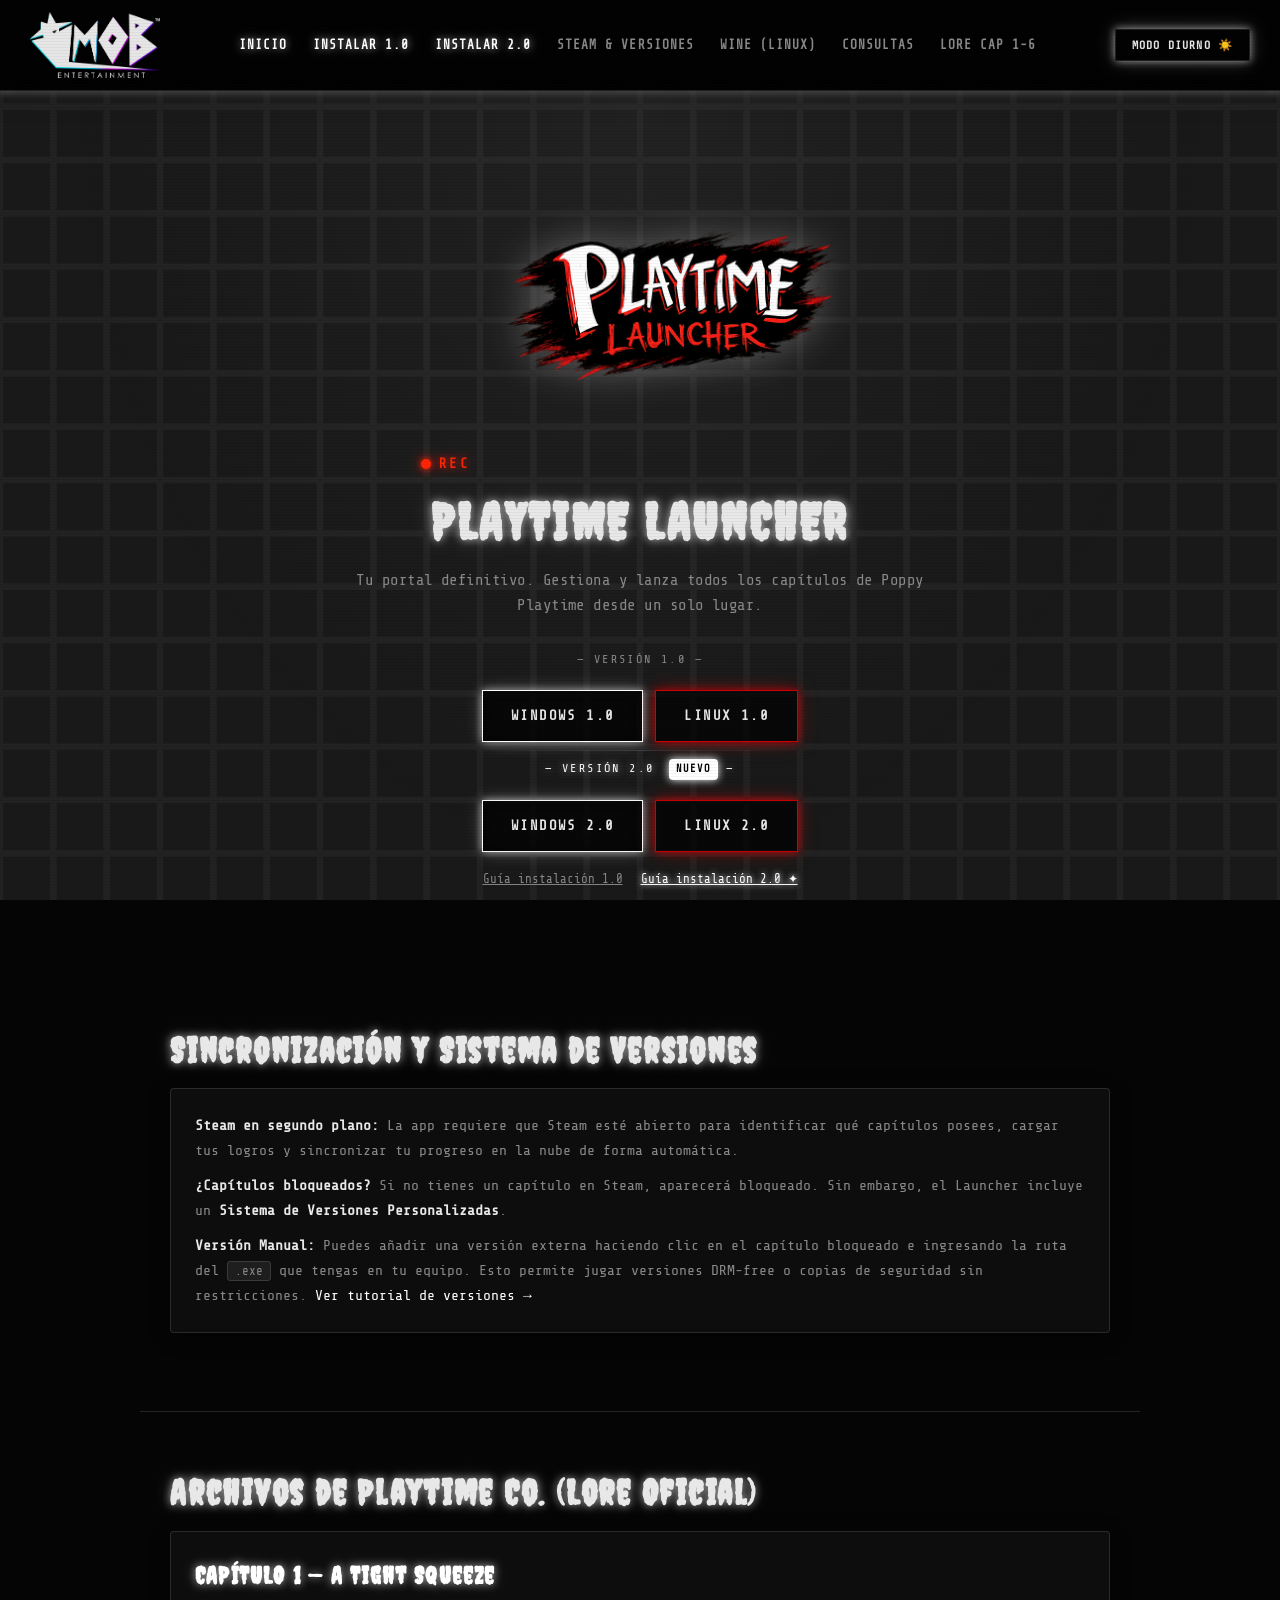
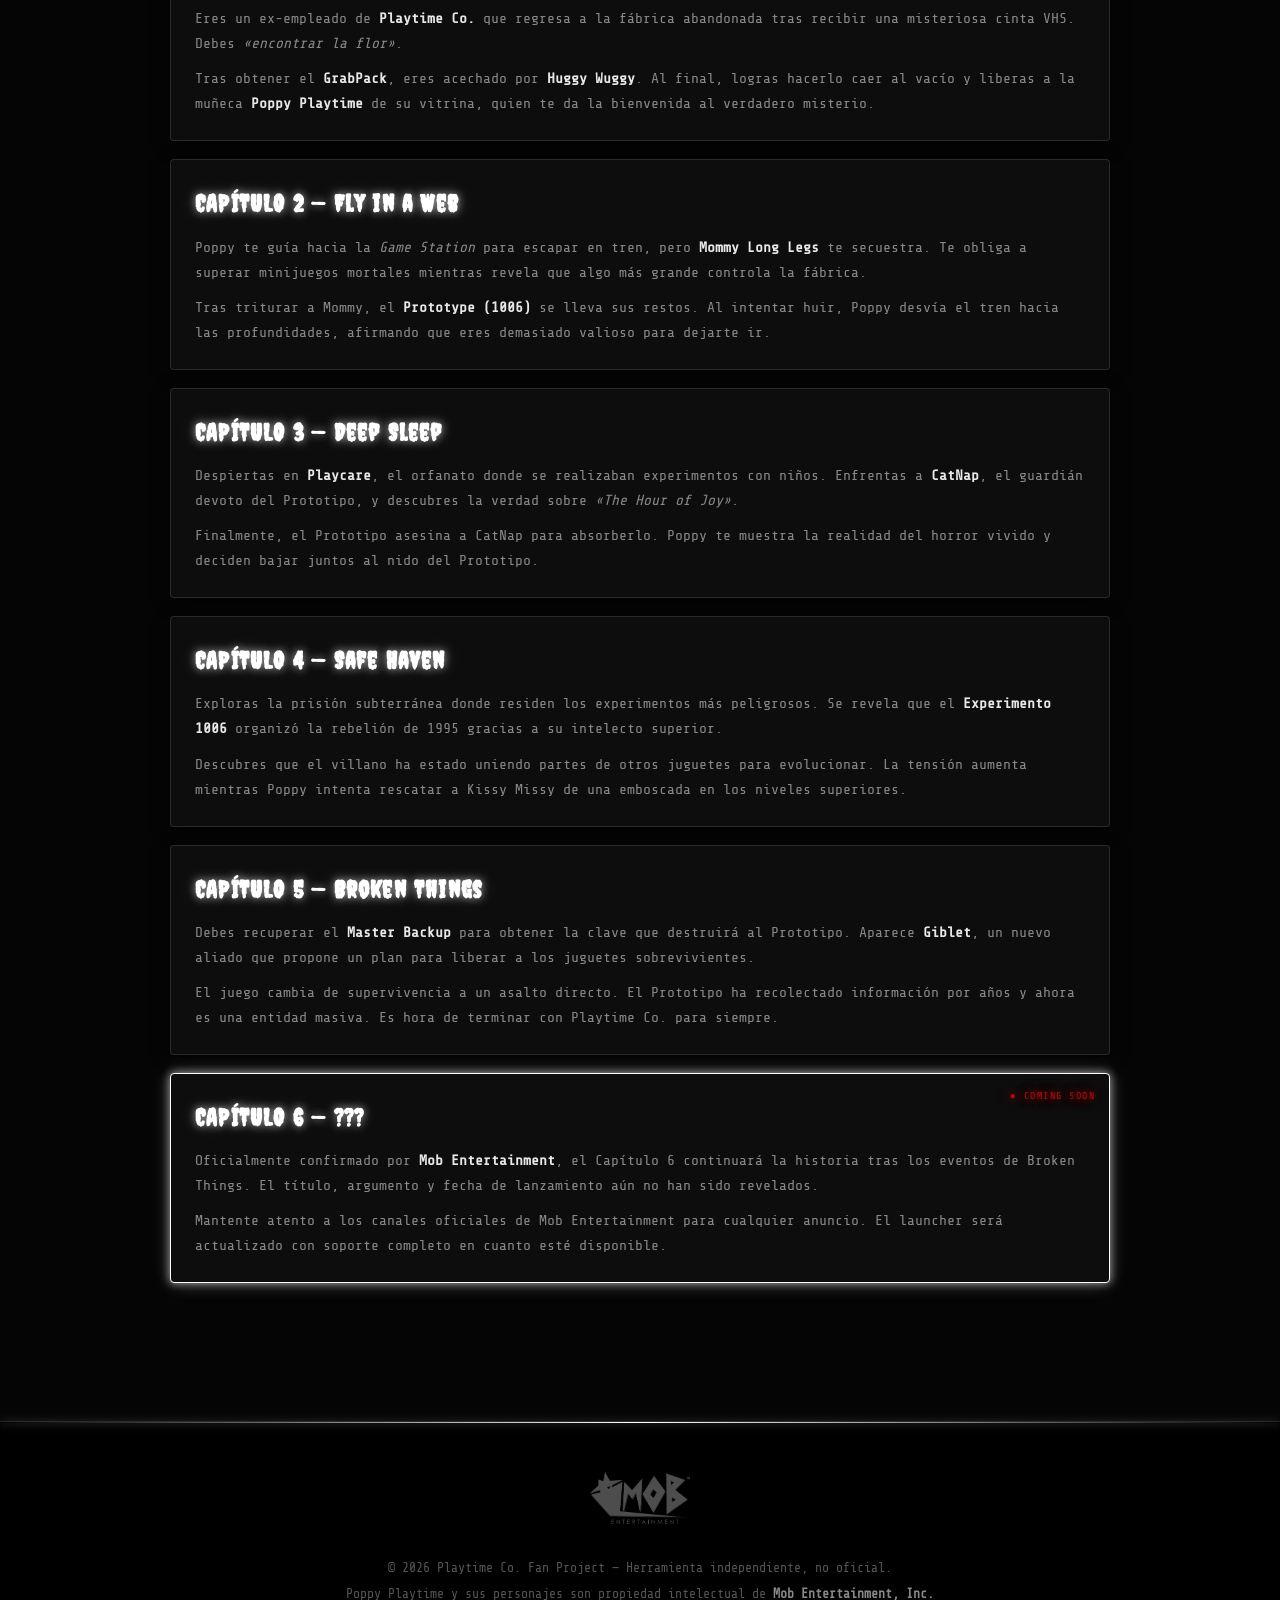
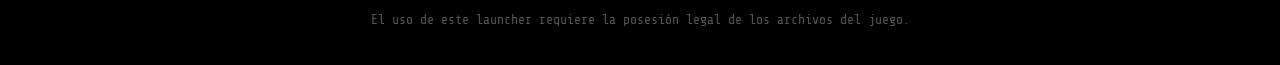
<file: index.html>
<!DOCTYPE html>
<html lang="es" data-theme="dark">
<head>
    <meta charset="UTF-8">
    <meta name="viewport" content="width=device-width, initial-scale=1.0">
    <title>PLAYTIME LAUNCHER - Oficial</title>
    <meta name="description" content="Tu portal definitivo para gestionar y lanzar todos los capítulos de Poppy Playtime desde un solo lugar.">
    <link rel="stylesheet" href="Web.css">
    <link rel="icon" href="./Assets/icon.png">
    <link rel="preconnect" href="https://fonts.googleapis.com">
    <link rel="preconnect" href="https://fonts.gstatic.com" crossorigin>
<style>
/* ===== REC INDICATOR HERO ===== */
.rec-indicator.rec-hero {
    display: inline-flex;
    align-items: center;
    gap: 8px;
    font-family: var(--font-mono);
    font-size: 0.85rem;
    font-weight: bold;
    letter-spacing: 0.25em;
    color: #ff2200;
    text-shadow: 0 0 8px rgba(255,34,0,0.8), 0 0 20px rgba(255,34,0,0.4);
    animation: recTextBlink 2s ease-in-out infinite;
}

.rec-indicator.rec-hero::before {
    content: '';
    width: 10px;
    height: 10px;
    border-radius: 50%;
    background: #ff2200;
    box-shadow: 0 0 6px #ff2200, 0 0 14px rgba(255,34,0,0.7);
    animation: recDotBlink 1s infinite;
    flex-shrink: 0;
}

@keyframes recDotBlink {
    0%, 100% { opacity: 1; box-shadow: 0 0 6px #ff2200, 0 0 14px rgba(255,34,0,0.7); }
    50%       { opacity: 0.1; box-shadow: none; }
}

@keyframes recTextBlink {
    0%, 45%, 55%, 100% { opacity: 1; }
    50%                 { opacity: 0.3; }
}

/* ===== VERSION DIVIDER EN HERO ===== */
.version-label {
    font-family: var(--font-mono);
    font-size: 0.75rem;
    letter-spacing: 0.2em;
    color: var(--text-muted);
    text-transform: uppercase;
    margin: 0 0 10px 0;
}

.version-label.new {
    color: var(--accent);
    text-shadow: var(--neon-main);
}

.hero-version-block {
    display: flex;
    flex-direction: column;
    align-items: center;
    gap: 10px;
    width: 100%;
}

.hero-version-block + .hero-version-block {
    margin-top: 20px;
}

.hero-version-row {
    display: flex;
    gap: 12px;
    flex-wrap: wrap;
    justify-content: center;
}

.hero-install-links {
    display: flex;
    gap: 18px;
    margin-top: 6px;
}

.hero-install-links a {
    font-size: 0.78rem;
    text-decoration: underline;
    color: var(--text-muted);
    transition: color 0.2s;
}

.hero-install-links a:hover {
    color: var(--accent);
}

.hero-install-links a.v2-link {
    color: var(--accent);
    text-shadow: 0 0 6px var(--accent);
}

.hero-install-links a.v2-link:hover {
    opacity: 0.8;
}

.version-separator {
    width: 60%;
    max-width: 340px;
    height: 1px;
    background: linear-gradient(to right, transparent, var(--border-color), transparent);
    margin: 8px auto;
}

/* Badge NUEVO */
.badge-new {
    display: inline-block;
    background: var(--accent);
    color: #000;
    font-family: var(--font-mono);
    font-size: 0.65rem;
    font-weight: bold;
    letter-spacing: 0.1em;
    padding: 2px 7px;
    border-radius: 4px;
    margin-left: 6px;
    vertical-align: middle;
    box-shadow: 0 0 8px var(--accent);
    animation: badgePulse 2s ease-in-out infinite;
}

@keyframes badgePulse {
    0%, 100% { box-shadow: 0 0 8px var(--accent); }
    50%       { box-shadow: 0 0 16px var(--accent), 0 0 28px var(--accent); }
}
</style>
</head>
<body>

    <!-- NAVEGACIÓN -->
    <nav class="navbar">
        <img src="./Assets/Logo/Mob_Entertainment.png" alt="Mob Entertainment" class="nav-logo">
        <ul>
            <li><a href="#inicio">Inicio</a></li>
            <li><a href="Install.html" class="neon-link">Instalar 1.0</a></li>
            <li><a href="installv2.html" class="neon-link">Instalar 2.0</a></li>
            <li><a href="Version.html">Steam &amp; Versiones</a></li>
            <li><a href="Wine.html">Wine (Linux)</a></li>
            <li><a href="consultas.html">Consultas</a></li>
            <li><a href="#lore">Lore Cap 1-6</a></li>
        </ul>
        <button id="theme-toggle" class="btn-neon">Modo Diurno ☀️</button>
    </nav>

    <!-- HERO -->
    <header id="inicio" class="hero fade-in">
        <div class="rec-indicator rec-hero" style="margin-bottom: 16px;">REC</div>
        <img src="./Assets/Logo/playtimelogo.png" alt="Playtime Logo" class="main-logo float-anim">
        <h1 class="neon-text">PLAYTIME LAUNCHER</h1>
        <p>Tu portal definitivo. Gestiona y lanza todos los capítulos de Poppy Playtime desde un solo lugar.</p>

        <div class="download-container" style="flex-direction: column; align-items: center; gap: 0;">

            <!-- VERSION 1.0 -->
            <div class="hero-version-block">
                <p class="version-label">— Versión 1.0 —</p>
                <div class="hero-version-row">
                    <a href="https://www.mediafire.com/file/9t4dg947sn8tnoa/Playtime_Launcher_Windows.rar/file" target="_blank" rel="noopener" class="btn-download windows">
                        WINDOWS 1.0
                    </a>
                    <a href="https://www.mediafire.com/file/25l9e41nxuqrlny/Playtime_Launcher_Linux.rar/file" target="_blank" rel="noopener" class="btn-download linux">
                        LINUX 1.0
                    </a>
                </div>
            </div>

            <div class="version-separator"></div>

            <!-- VERSION 2.0 -->
            <div class="hero-version-block">
                <p class="version-label new">— Versión 2.0 <span class="badge-new">NUEVO</span> —</p>
                <div class="hero-version-row">
                    <a href="https://www.mediafire.com/file/42g3v2y42xenhgm/Playtime_Launcher_2.0_Windows.rar/file" target="_blank" rel="noopener" class="btn-download windows">
                        WINDOWS 2.0
                    </a>
                    <a href="https://www.mediafire.com/file/2n2zjocftjn43xd/Playtime_Launcher_2.0_Linux.rar/file" target="_blank" rel="noopener" class="btn-download linux">
                        LINUX 2.0
                    </a>
                </div>
            </div>

            <!-- LINKS DE GUIAS -->
            <div class="hero-install-links" style="margin-top: 18px;">
                <a href="Install.html">Guía instalación 1.0</a>
                <a href="installv2.html" class="v2-link">Guía instalación 2.0 ✦</a>
            </div>

        </div>
    </header>

    <!-- VERSIONES -->
    <section id="versiones" class="slide-up">
        <h2 class="neon-text">Sincronización y Sistema de Versiones</h2>
        <div class="info-box">
            <p><strong>Steam en segundo plano:</strong> La app requiere que Steam esté abierto para identificar qué capítulos posees, cargar tus logros y sincronizar tu progreso en la nube de forma automática.</p>
            <p><strong>¿Capítulos bloqueados?</strong> Si no tienes un capítulo en Steam, aparecerá bloqueado. Sin embargo, el Launcher incluye un <strong>Sistema de Versiones Personalizadas</strong>.</p>
            <p><strong>Versión Manual:</strong> Puedes añadir una versión externa haciendo clic en el capítulo bloqueado e ingresando la ruta del <code>.exe</code> que tengas en tu equipo. Esto permite jugar versiones DRM-free o copias de seguridad sin restricciones. <a href="Version.html">Ver tutorial de versiones →</a></p>
        </div>
    </section>

    <!-- LORE -->
    <section id="lore">
        <h2 class="neon-text">Archivos de Playtime Co. (Lore Oficial)</h2>

        <div class="chapter-card slide-up">
            <h3>CAPÍTULO 1 — A Tight Squeeze</h3>
            <p>Eres un ex-empleado de <strong>Playtime Co.</strong> que regresa a la fábrica abandonada tras recibir una misteriosa cinta VHS. Debes <em>«encontrar la flor»</em>.</p>
            <p>Tras obtener el <strong>GrabPack</strong>, eres acechado por <strong>Huggy Wuggy</strong>. Al final, logras hacerlo caer al vacío y liberas a la muñeca <strong>Poppy Playtime</strong> de su vitrina, quien te da la bienvenida al verdadero misterio.</p>
        </div>

        <div class="chapter-card slide-up">
            <h3>CAPÍTULO 2 — Fly in a Web</h3>
            <p>Poppy te guía hacia la <em>Game Station</em> para escapar en tren, pero <strong>Mommy Long Legs</strong> te secuestra. Te obliga a superar minijuegos mortales mientras revela que algo más grande controla la fábrica.</p>
            <p>Tras triturar a Mommy, el <strong>Prototype (1006)</strong> se lleva sus restos. Al intentar huir, Poppy desvía el tren hacia las profundidades, afirmando que eres demasiado valioso para dejarte ir.</p>
        </div>

        <div class="chapter-card slide-up">
            <h3>CAPÍTULO 3 — Deep Sleep</h3>
            <p>Despiertas en <strong>Playcare</strong>, el orfanato donde se realizaban experimentos con niños. Enfrentas a <strong>CatNap</strong>, el guardián devoto del Prototipo, y descubres la verdad sobre <em>«The Hour of Joy»</em>.</p>
            <p>Finalmente, el Prototipo asesina a CatNap para absorberlo. Poppy te muestra la realidad del horror vivido y deciden bajar juntos al nido del Prototipo.</p>
        </div>

        <div class="chapter-card slide-up">
            <h3>CAPÍTULO 4 — Safe Haven</h3>
            <p>Exploras la prisión subterránea donde residen los experimentos más peligrosos. Se revela que el <strong>Experimento 1006</strong> organizó la rebelión de 1995 gracias a su intelecto superior.</p>
            <p>Descubres que el villano ha estado uniendo partes de otros juguetes para evolucionar. La tensión aumenta mientras Poppy intenta rescatar a Kissy Missy de una emboscada en los niveles superiores.</p>
        </div>

        <div class="chapter-card slide-up">
            <h3>CAPÍTULO 5 — Broken Things</h3>
            <p>Debes recuperar el <strong>Master Backup</strong> para obtener la clave que destruirá al Prototipo. Aparece <strong>Giblet</strong>, un nuevo aliado que propone un plan para liberar a los juguetes sobrevivientes.</p>
            <p>El juego cambia de supervivencia a un asalto directo. El Prototipo ha recolectado información por años y ahora es una entidad masiva. Es hora de terminar con Playtime Co. para siempre.</p>
        </div>

        <div class="chapter-card highlight-card slide-up">
            <h3>CAPÍTULO 6 — ???</h3>
            <p>Oficialmente confirmado por <strong>Mob Entertainment</strong>, el Capítulo 6 continuará la historia tras los eventos de Broken Things. El título, argumento y fecha de lanzamiento aún no han sido revelados.</p>
            <p>Mantente atento a los canales oficiales de Mob Entertainment para cualquier anuncio. El launcher será actualizado con soporte completo en cuanto esté disponible.</p>
        </div>
    </section>

    <!-- FOOTER -->
    <footer>
        <div class="footer-content">
            <img src="./Assets/Logo/Mob_Entertainment.png" alt="Mob Entertainment" class="footer-logo">
            <p>© 2026 Playtime Co. Fan Project — Herramienta independiente, no oficial.</p>
            <p>Poppy Playtime y sus personajes son propiedad intelectual de <strong>Mob Entertainment, Inc.</strong></p>
            <p>El uso de este launcher requiere la posesión legal de los archivos del juego.</p>
        </div>
    </footer>

    <script src="Web.js"></script>
</body>
</html>
</file>
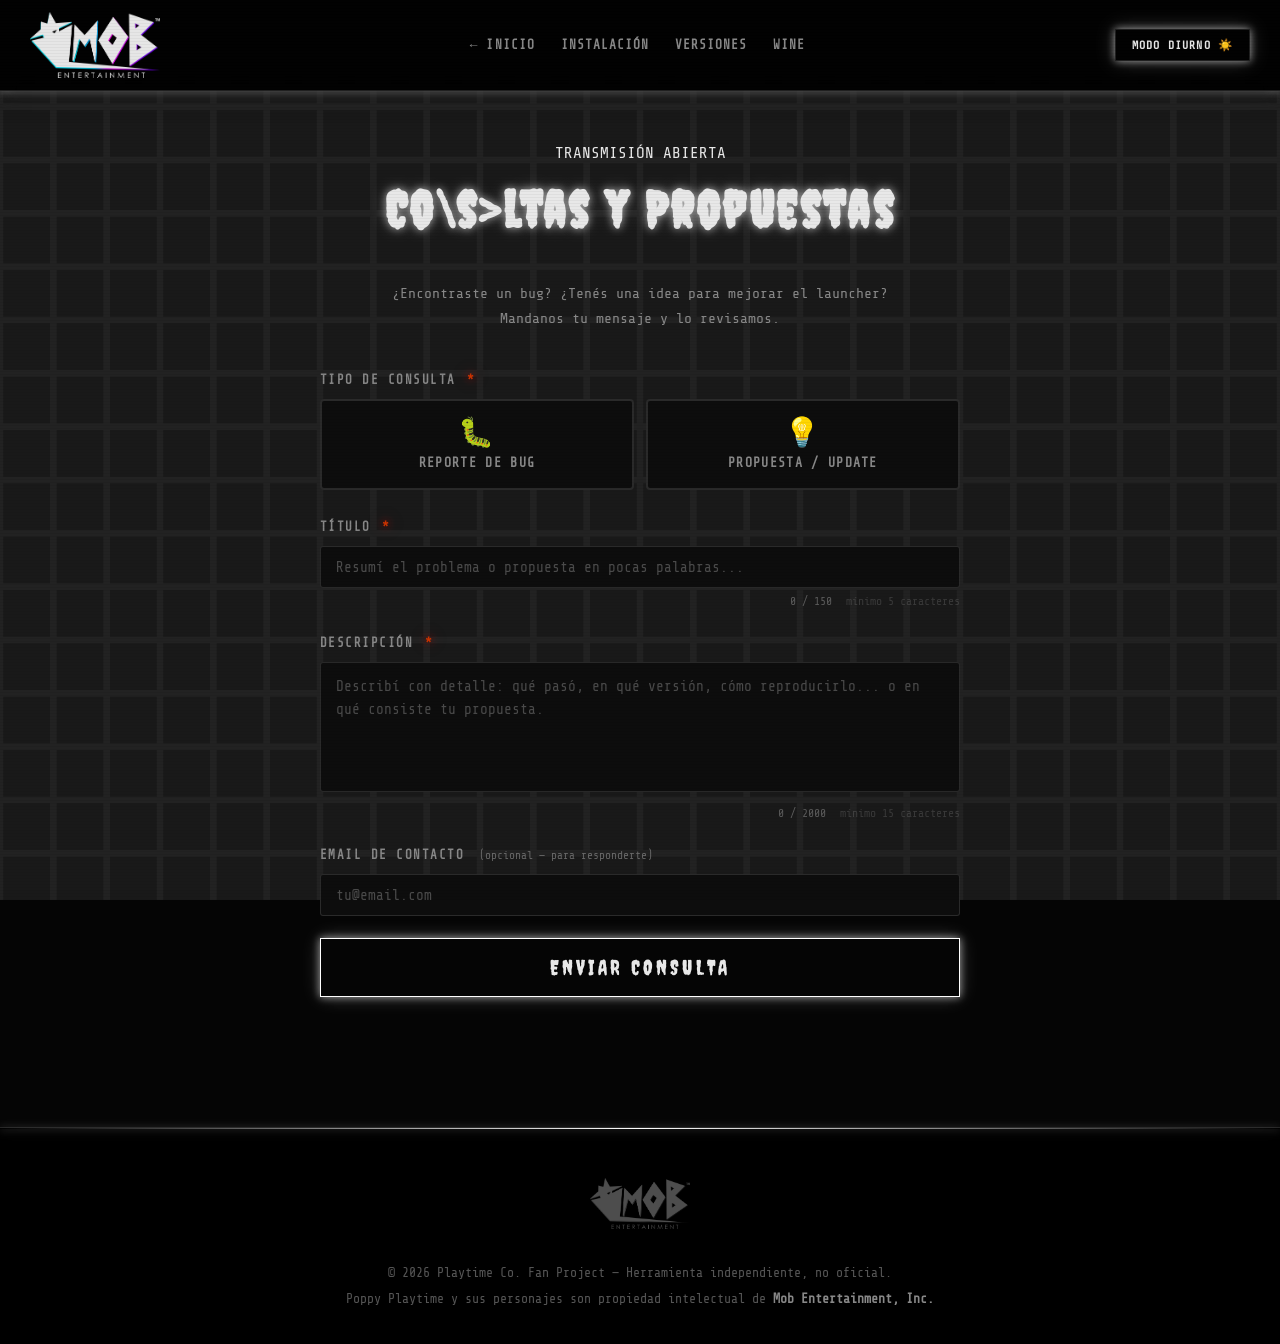
<file: consultas.html>
<!DOCTYPE html>
<html lang="es" data-theme="dark">
<head>
    <meta charset="UTF-8">
    <meta name="viewport" content="width=device-width, initial-scale=1.0">
    <title>Consultas y Propuestas - Playtime Launcher</title>
    <link rel="stylesheet" href="Web.css">
    <link rel="icon" href="./Assets/icon.png">
    <style>
        .form-section {
            max-width: 700px;
            margin: 0 auto;
            padding: 50px 30px 70px;
        }
        .form-intro {
            text-align: center;
            margin-bottom: 40px;
        }
        .form-intro p {
            color: var(--text-muted);
            font-size: 0.92rem;
            max-width: 520px;
            margin: 0 auto;
            line-height: 1.7;
        }
        .tipo-selector {
            display: grid;
            grid-template-columns: 1fr 1fr;
            gap: 12px;
            margin-bottom: 28px;
        }
        .tipo-btn {
            display: flex;
            flex-direction: column;
            align-items: center;
            gap: 8px;
            padding: 18px 12px;
            background: var(--card-bg);
            border: 2px solid var(--border-color);
            border-radius: 4px;
            color: var(--text-muted);
            font-family: var(--font-mono);
            font-size: 0.82rem;
            font-weight: bold;
            letter-spacing: 0.1em;
            text-transform: uppercase;
            transition: all 0.2s ease;
            cursor: pointer;
            user-select: none;
            -webkit-user-select: none;
        }
        .tipo-btn .tipo-icon {
            font-size: 1.8rem;
            line-height: 1;
            pointer-events: none;
        }
        .tipo-btn:hover {
            border-color: var(--accent);
            color: var(--accent);
            background: var(--card-bg-hover);
            box-shadow: var(--neon-main);
        }
        .tipo-btn.activo {
            border-color: var(--accent) !important;
            color: var(--accent) !important;
            background: var(--card-bg-hover) !important;
            box-shadow: var(--neon-main) !important;
            text-shadow: var(--neon-main);
        }
        .tipo-btn.activo.bug {
            border-color: #cc3300 !important;
            color: #ff6644 !important;
            box-shadow: var(--neon-red) !important;
            text-shadow: var(--neon-red);
        }
        .campo {
            margin-bottom: 22px;
        }
        .campo label {
            display: block;
            font-size: 0.78rem;
            font-family: var(--font-mono);
            font-weight: bold;
            letter-spacing: 0.12em;
            text-transform: uppercase;
            color: var(--text-muted);
            margin-bottom: 8px;
        }
        .campo label span.requerido {
            color: #cc3300;
            text-shadow: var(--neon-red);
            margin-left: 3px;
        }
        .campo label span.opcional {
            color: var(--text-muted);
            font-size: 0.7rem;
            font-weight: normal;
            opacity: 0.7;
            margin-left: 6px;
            text-transform: none;
            letter-spacing: 0;
        }
        .campo input,
        .campo textarea {
            width: 100%;
            background: var(--card-bg);
            border: 1px solid var(--border-color);
            border-radius: 3px;
            padding: 12px 15px;
            color: var(--text-color);
            font-family: var(--font-mono);
            font-size: 0.9rem;
            outline: none;
            transition: border-color 0.2s, box-shadow 0.2s;
            resize: none;
        }
        .campo input::placeholder,
        .campo textarea::placeholder {
            color: var(--text-muted);
            opacity: 0.5;
        }
        .campo input:focus,
        .campo textarea:focus {
            border-color: var(--accent);
            box-shadow: var(--neon-main);
            background: var(--card-bg-hover);
        }
        .campo textarea {
            min-height: 130px;
            line-height: 1.6;
        }
        .char-count {
            font-size: 0.72rem;
            color: var(--text-muted);
            text-align: right;
            margin-top: 5px;
            opacity: 0.6;
            font-family: var(--font-mono);
        }
        .char-count.warning { color: #ffcc00; opacity: 1; }
        .char-count.limit   { color: #cc3300; opacity: 1; }
        .btn-enviar {
            width: 100%;
            padding: 16px;
            background: transparent;
            border: 1px solid var(--accent);
            color: var(--text-color);
            font-family: var(--font-display);
            font-size: 1.3rem;
            letter-spacing: 0.15em;
            text-transform: uppercase;
            box-shadow: var(--neon-main);
            transition: all 0.2s ease;
            cursor: pointer;
            position: relative;
            overflow: hidden;
        }
        .btn-enviar:hover {
            background: var(--accent);
            color: #000;
            box-shadow: var(--neon-hover);
        }
        .btn-enviar:disabled {
            opacity: 0.4;
            cursor: not-allowed;
        }
        .feedback {
            display: none;
            text-align: center;
            padding: 20px;
            border-radius: 4px;
            margin-top: 20px;
            font-family: var(--font-mono);
            font-size: 0.9rem;
            letter-spacing: 0.05em;
        }
        .feedback.exito {
            display: block;
            background: rgba(0, 180, 80, 0.1);
            border: 1px solid rgba(0,180,80,0.4);
            color: #00e870;
        }
        .feedback.error {
            display: block;
            background: rgba(200, 0, 0, 0.1);
            border: 1px solid rgba(200,0,0,0.4);
            color: #ff6644;
        }
        .stats-bar {
            display: flex;
            gap: 20px;
            justify-content: center;
            flex-wrap: wrap;
            margin-bottom: 36px;
        }
        .stat-item {
            display: flex;
            flex-direction: column;
            align-items: center;
            gap: 4px;
            background: var(--card-bg);
            border: 1px solid var(--border-color);
            border-radius: 4px;
            padding: 12px 24px;
            min-width: 110px;
        }
        .stat-num {
            font-family: var(--font-display);
            font-size: 1.8rem;
            color: var(--accent);
            text-shadow: var(--neon-main);
            line-height: 1;
        }
        .stat-label {
            font-size: 0.68rem;
            font-family: var(--font-mono);
            letter-spacing: 0.12em;
            text-transform: uppercase;
            color: var(--text-muted);
        }
        @media (max-width: 600px) {
            .tipo-selector { grid-template-columns: 1fr; }
            .form-section { padding: 40px 15px 60px; }
        }
    </style>
</head>
<body>

    <nav class="navbar">
        <img src="./Assets/Logo/Mob_Entertainment.png" alt="Mob Entertainment" class="nav-logo">
        <ul>
            <li><a href="index.html">← Inicio</a></li>
            <li><a href="Install.html">Instalación</a></li>
            <li><a href="Version.html">Versiones</a></li>
            <li><a href="Wine.html">Wine</a></li>
        </ul>
        <button id="theme-toggle" class="btn-neon">Modo Diurno ☀️</button>
    </nav>

    <main class="form-section fade-in">

        <div class="form-intro">
            <div class="rec-indicator" style="display:inline-flex; margin-bottom:12px;">TRANSMISIÓN ABIERTA</div>
            <h1 class="neon-text">Consultas y Propuestas</h1>
            <p>¿Encontraste un bug? ¿Tenés una idea para mejorar el launcher? Mandanos tu mensaje y lo revisamos.</p>
        </div>

        <div class="stats-bar" id="stats-bar">
            <div class="stat-item">
                <span class="stat-num" id="stat-bugs">—</span>
                <span class="stat-label">Bugs reportados</span>
            </div>
            <div class="stat-item">
                <span class="stat-num" id="stat-propuestas">—</span>
                <span class="stat-label">Propuestas</span>
            </div>
        </div>

        <form id="form-consulta" novalidate>

            <div class="campo">
                <label>Tipo de consulta <span class="requerido">*</span></label>
                <div class="tipo-selector">
                    <button type="button" class="tipo-btn bug" id="btn-bug" data-valor="bug">
                        <span class="tipo-icon">🐛</span>
                        Reporte de Bug
                    </button>
                    <button type="button" class="tipo-btn propuesta" id="btn-propuesta" data-valor="propuesta">
                        <span class="tipo-icon">💡</span>
                        Propuesta / Update
                    </button>
                </div>
                <input type="hidden" id="tipo" name="tipo" value="">
            </div>

            <div class="campo">
                <label for="titulo">Título <span class="requerido">*</span></label>
                <input type="text" id="titulo" name="titulo" maxlength="150"
                       placeholder="Resumí el problema o propuesta en pocas palabras...">
                <div class="char-count"><span id="titulo-count">0</span> / 150 <span style="opacity:0.5; margin-left:8px;">mínimo 5 caracteres</span></div>
            </div>

            <div class="campo">
                <label for="descripcion">Descripción <span class="requerido">*</span></label>
                <textarea id="descripcion" name="descripcion" maxlength="2000"
                          placeholder="Describí con detalle: qué pasó, en qué versión, cómo reproducirlo... o en qué consiste tu propuesta."></textarea>
                <div class="char-count"><span id="desc-count">0</span> / 2000 <span style="opacity:0.5; margin-left:8px;">mínimo 15 caracteres</span></div>
            </div>

            <div class="campo">
                <label for="email">
                    Email de contacto
                    <span class="opcional">(opcional — para responderte)</span>
                </label>
                <input type="email" id="email" name="email" placeholder="tu@email.com">
            </div>

            <button type="submit" class="btn-enviar" id="btn-enviar">
                ENVIAR CONSULTA
            </button>

            <div class="feedback" id="feedback"></div>

        </form>

    </main>

    <footer>
        <div class="footer-content">
            <img src="./Assets/Logo/Mob_Entertainment.png" alt="Mob Entertainment" class="footer-logo">
            <p>© 2026 Playtime Co. Fan Project — Herramienta independiente, no oficial.</p>
            <p>Poppy Playtime y sus personajes son propiedad intelectual de <strong>Mob Entertainment, Inc.</strong></p>
        </div>
    </footer>

    <script src="Web.js"></script>
    <script>
    // ---- Selector de tipo ----
    var tipoSeleccionado = '';

    document.getElementById('btn-bug').onclick = function() {
        tipoSeleccionado = 'bug';
        document.getElementById('tipo').value = 'bug';
        document.getElementById('btn-bug').classList.add('activo');
        document.getElementById('btn-propuesta').classList.remove('activo');
    };

    document.getElementById('btn-propuesta').onclick = function() {
        tipoSeleccionado = 'propuesta';
        document.getElementById('tipo').value = 'propuesta';
        document.getElementById('btn-propuesta').classList.add('activo');
        document.getElementById('btn-bug').classList.remove('activo');
    };

    // ---- Contadores de caracteres ----
    document.getElementById('titulo').oninput = function() {
        var len = this.value.length;
        var counter = document.getElementById('titulo-count');
        counter.textContent = len;
        var wrapper = counter.parentElement;
        wrapper.classList.remove('warning', 'limit');
        if (len >= 150) wrapper.classList.add('limit');
        else if (len >= 127) wrapper.classList.add('warning');
    };

    document.getElementById('descripcion').oninput = function() {
        var len = this.value.length;
        var counter = document.getElementById('desc-count');
        counter.textContent = len;
        var wrapper = counter.parentElement;
        wrapper.classList.remove('warning', 'limit');
        if (len >= 2000) wrapper.classList.add('limit');
        else if (len >= 1700) wrapper.classList.add('warning');
    };

    // ---- Cargar estadísticas ----
    fetch('https://f6bf-143-105-136-2.ngrok-free.app/stats_consultas.php')
        .then(function(r) { return r.json(); })
        .then(function(data) {
            if (data.bugs !== undefined) {
                document.getElementById('stat-bugs').textContent = data.bugs;
                document.getElementById('stat-propuestas').textContent = data.propuestas;
            }
        })
        .catch(function() {
            document.getElementById('stats-bar').style.display = 'none';
        });

    // ---- Envío del formulario ----
    document.getElementById('form-consulta').onsubmit = function(e) {
        e.preventDefault();

        var feedback = document.getElementById('feedback');
        feedback.className = 'feedback';
        feedback.style.display = 'none';

        var tipo = document.getElementById('tipo').value;
        var titulo = document.getElementById('titulo').value.trim();
        var desc = document.getElementById('descripcion').value.trim();
        var email = document.getElementById('email').value.trim();

        if (!tipo) {
            feedback.innerHTML = '⚠ Seleccioná un tipo de consulta (Bug o Propuesta).';
            feedback.className = 'feedback error';
            return;
        }
        if (titulo.length < 5) {
            feedback.innerHTML = '⚠ El título es demasiado corto (mínimo 5 caracteres).';
            feedback.className = 'feedback error';
            return;
        }
        if (desc.length < 15) {
            feedback.innerHTML = '⚠ La descripción es demasiado corta (mínimo 15 caracteres).';
            feedback.className = 'feedback error';
            return;
        }

        var btnEnviar = document.getElementById('btn-enviar');
        btnEnviar.disabled = true;
        btnEnviar.textContent = 'ENVIANDO...';

        var params = new URLSearchParams();
        params.append('tipo', tipo);
        params.append('titulo', titulo);
        params.append('descripcion', desc);
        params.append('email', email);

        fetch('https://f6bf-143-105-136-2.ngrok-free.app/guardar_consulta.php', {
            method: 'POST',
            headers: { 'Content-Type': 'application/x-www-form-urlencoded' },
            body: params.toString()
        })
        .then(function(res) { return res.json(); })
        .then(function(data) {
            if (data.ok) {
                feedback.innerHTML = '✓ ¡Consulta enviada correctamente! Gracias por el aporte.';
                feedback.className = 'feedback exito';
                document.getElementById('form-consulta').reset();
                document.getElementById('btn-bug').classList.remove('activo');
                document.getElementById('btn-propuesta').classList.remove('activo');
                document.getElementById('tipo').value = '';
                tipoSeleccionado = '';
                document.getElementById('titulo-count').textContent = '0';
                document.getElementById('desc-count').textContent = '0';
            } else {
                var msg = data.errores ? data.errores.join(', ') : (data.error || 'Error desconocido.');
                feedback.innerHTML = '✗ ' + msg;
                feedback.className = 'feedback error';
            }
        })
        .catch(function() {
            feedback.innerHTML = '✗ No se pudo conectar con el servidor.';
            feedback.className = 'feedback error';
        })
        .finally(function() {
            btnEnviar.disabled = false;
            btnEnviar.textContent = 'ENVIAR CONSULTA';
        });
    };
    </script>
</body>
</html>
</file>
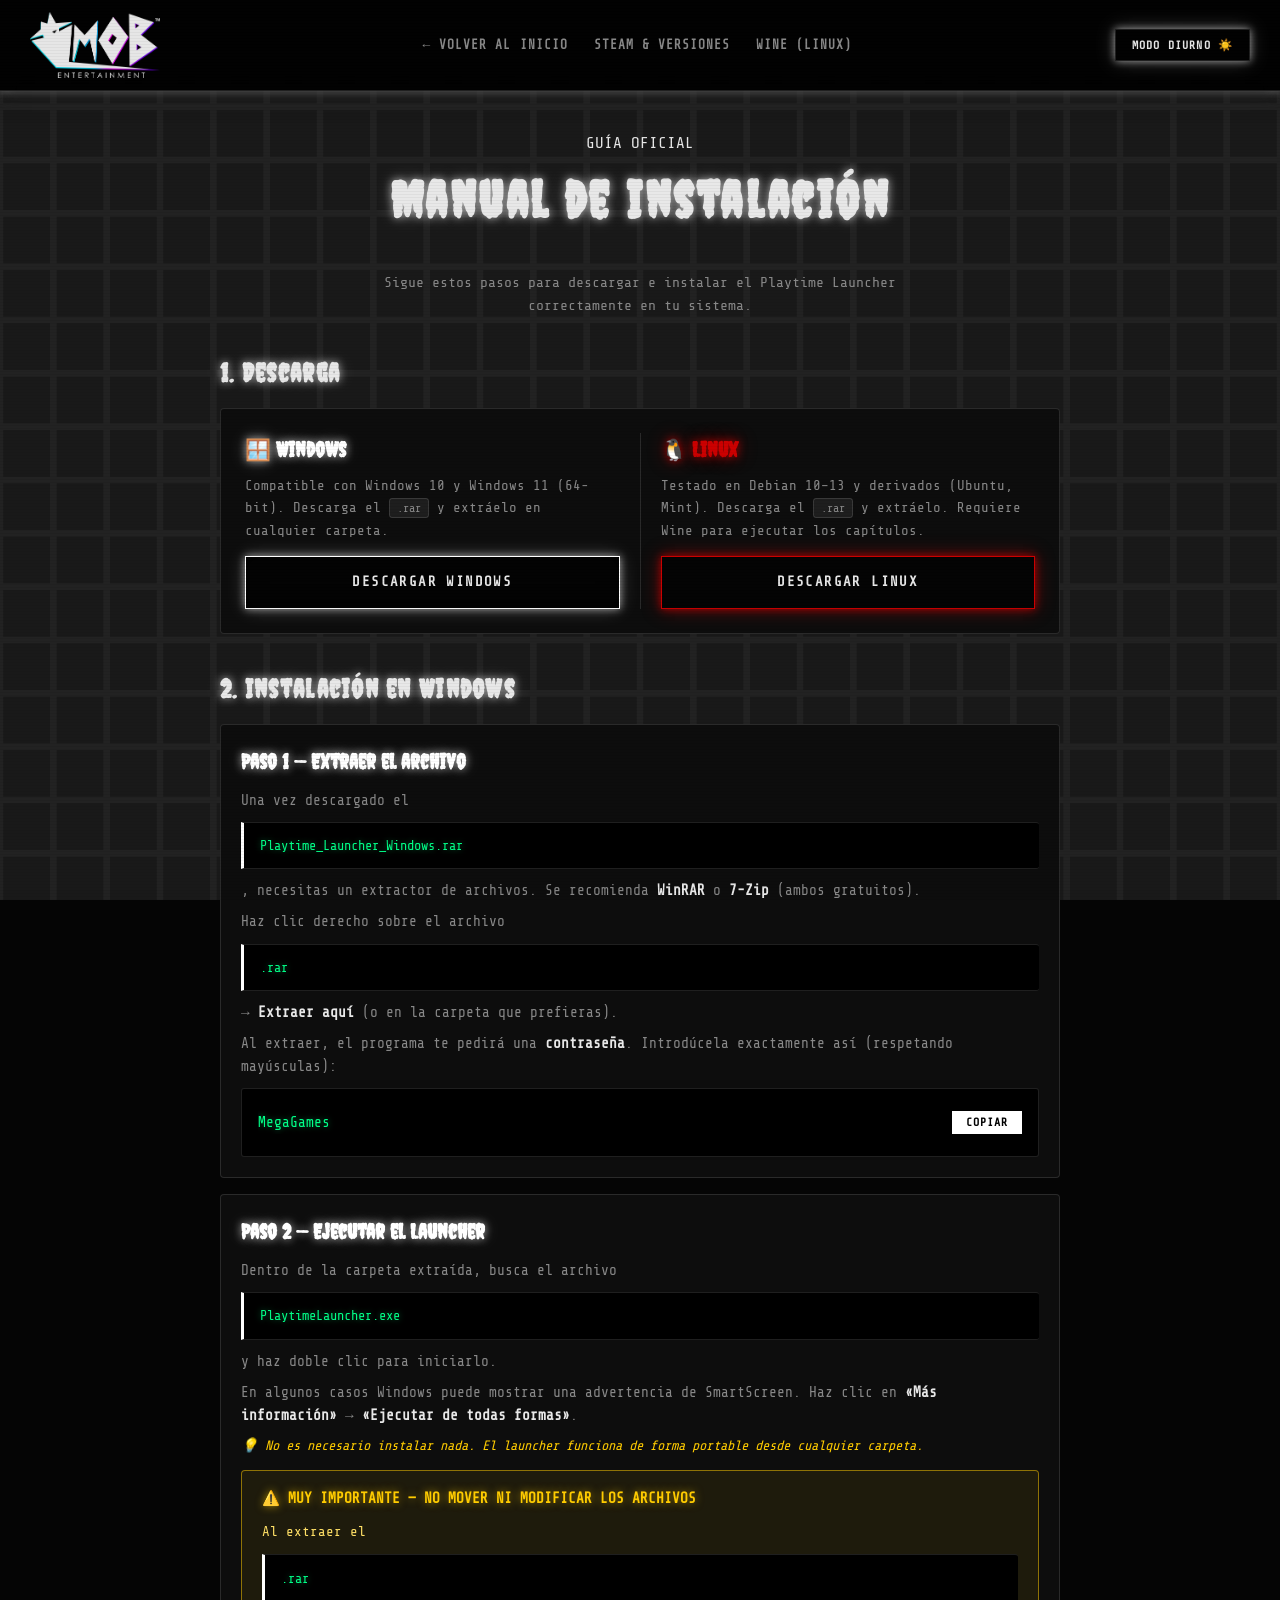
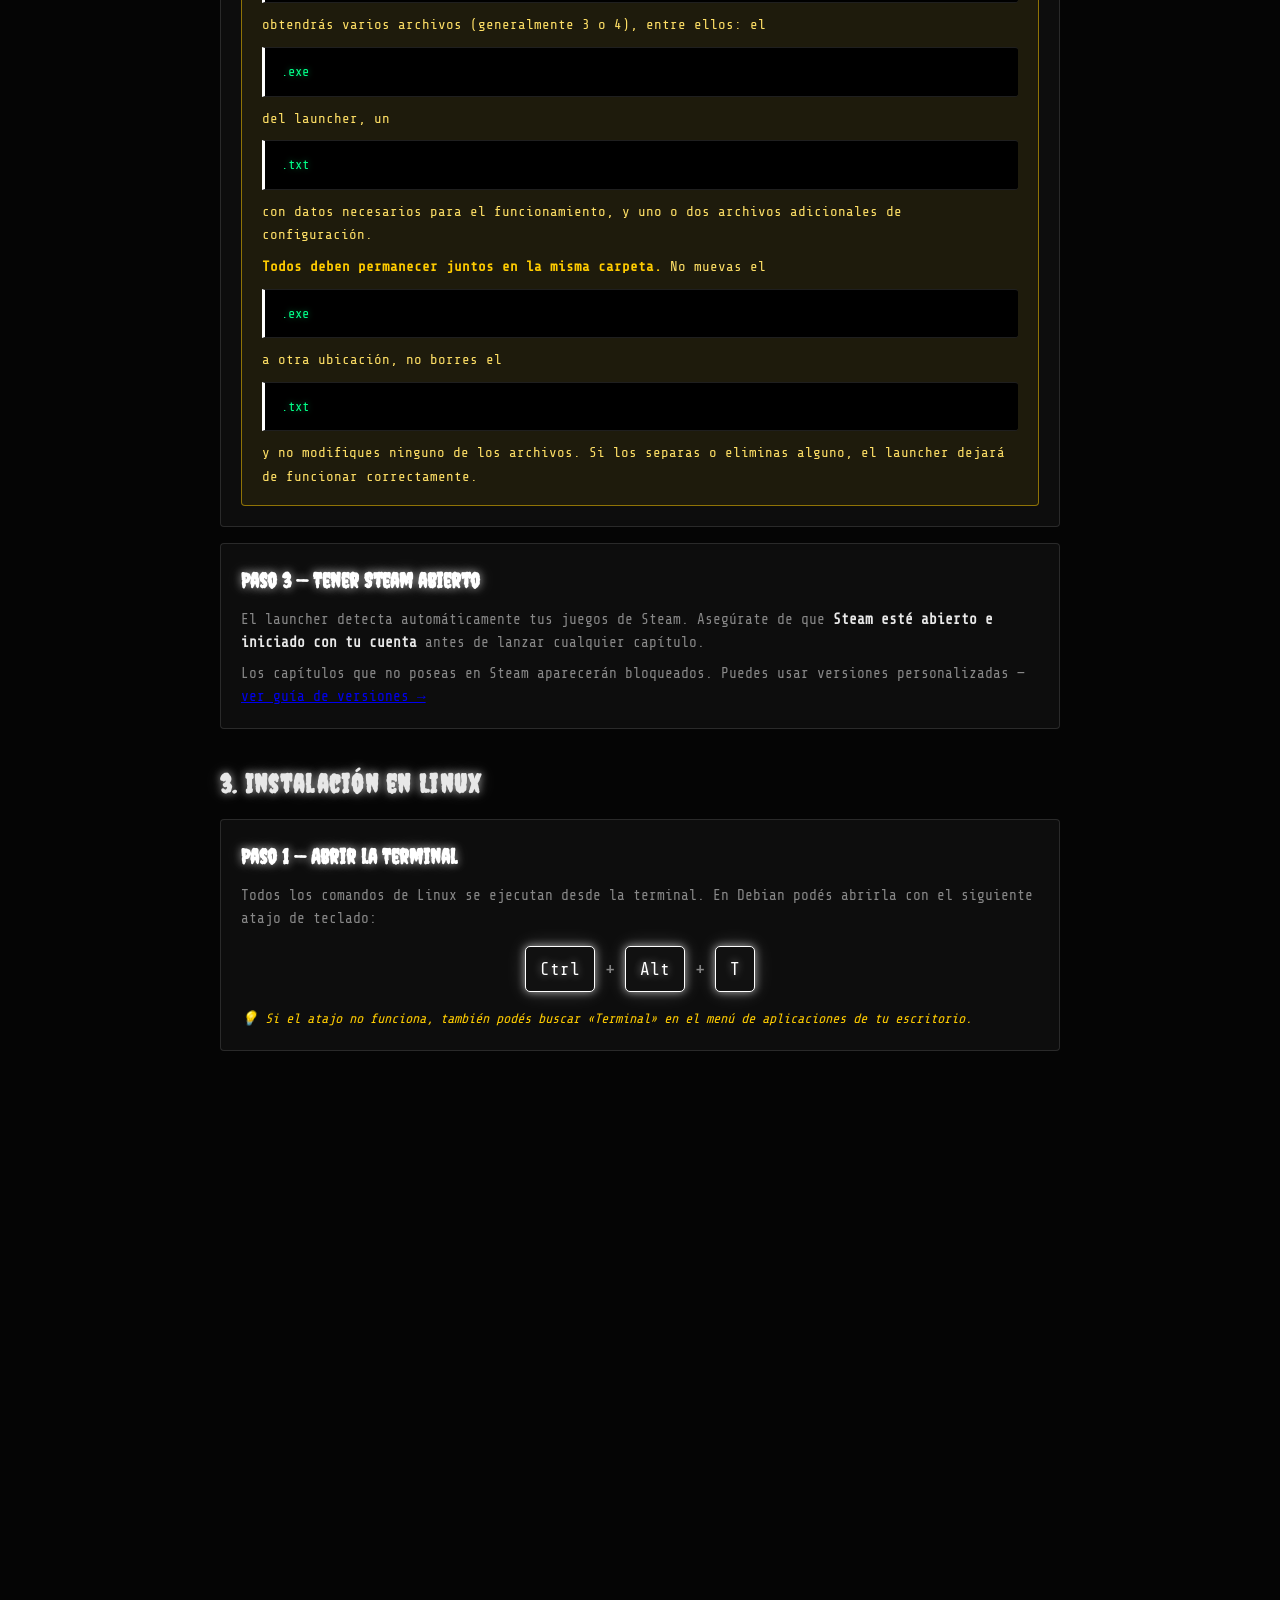
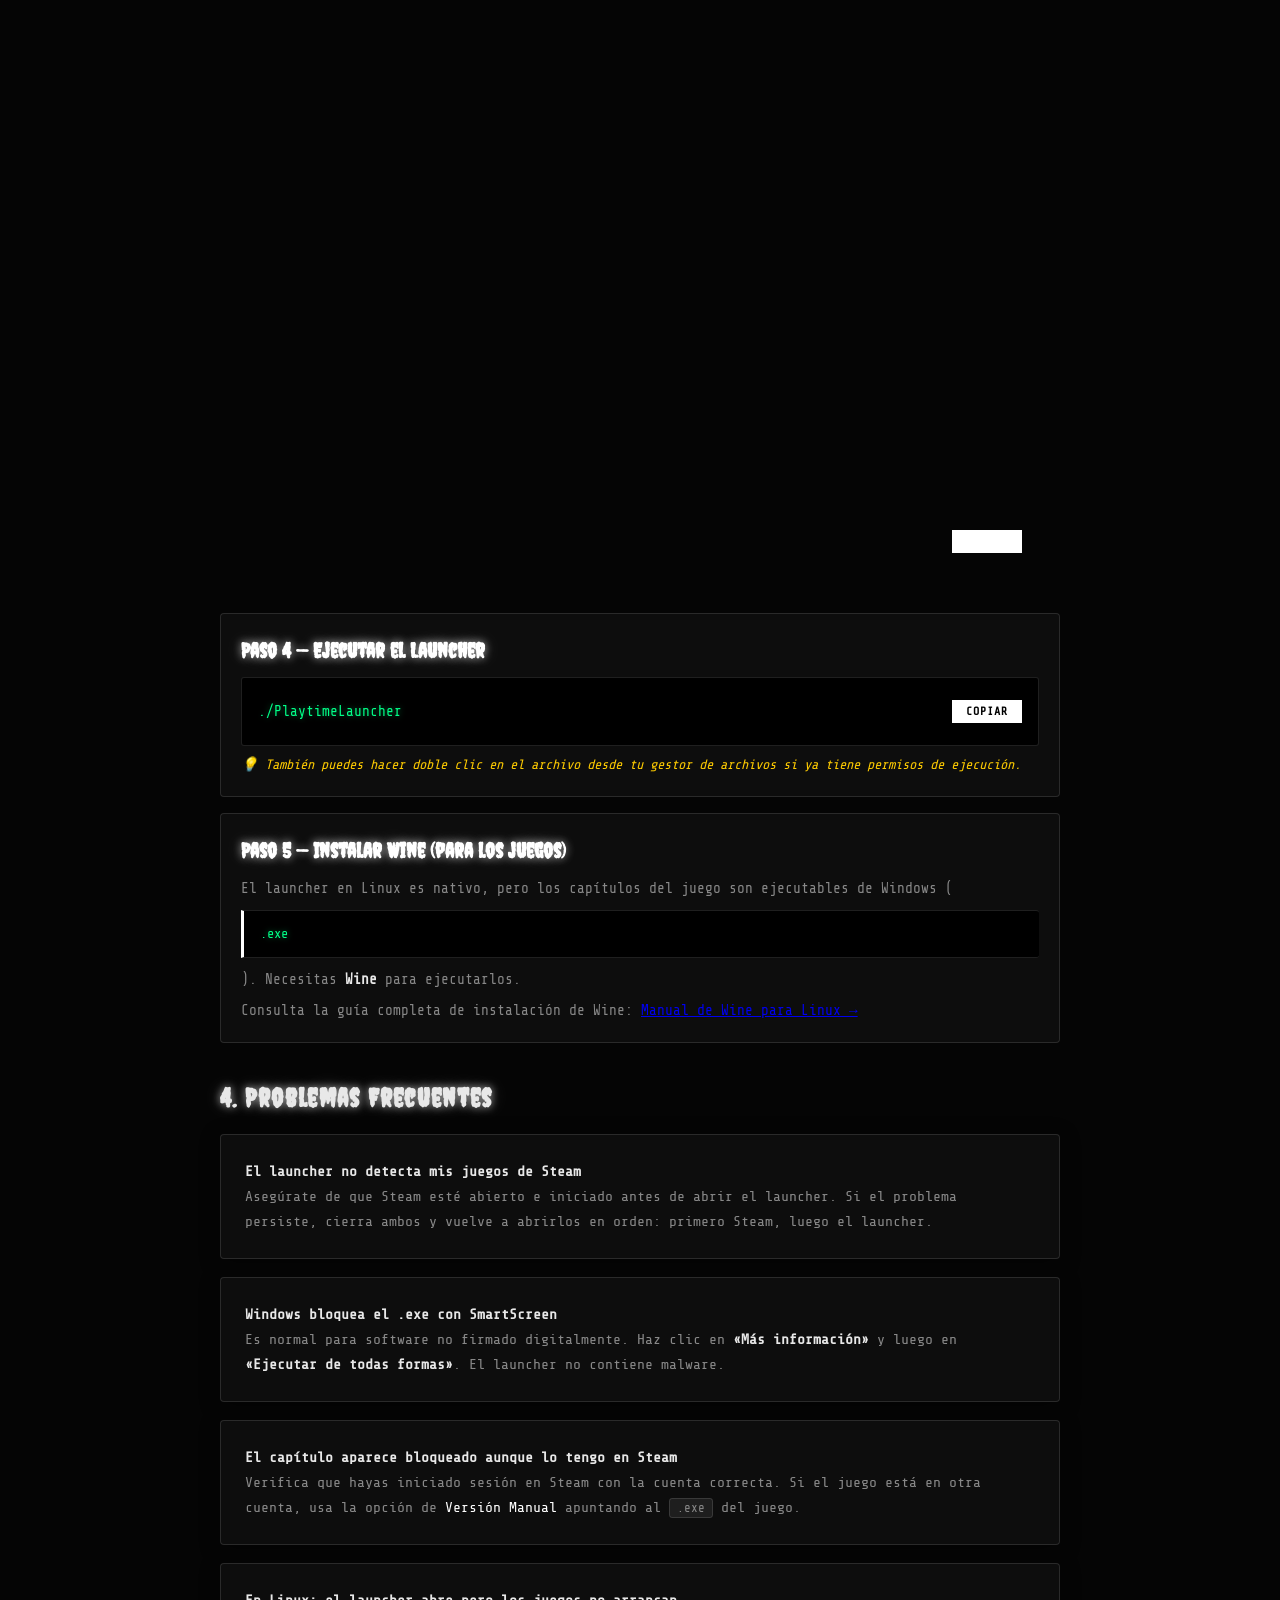
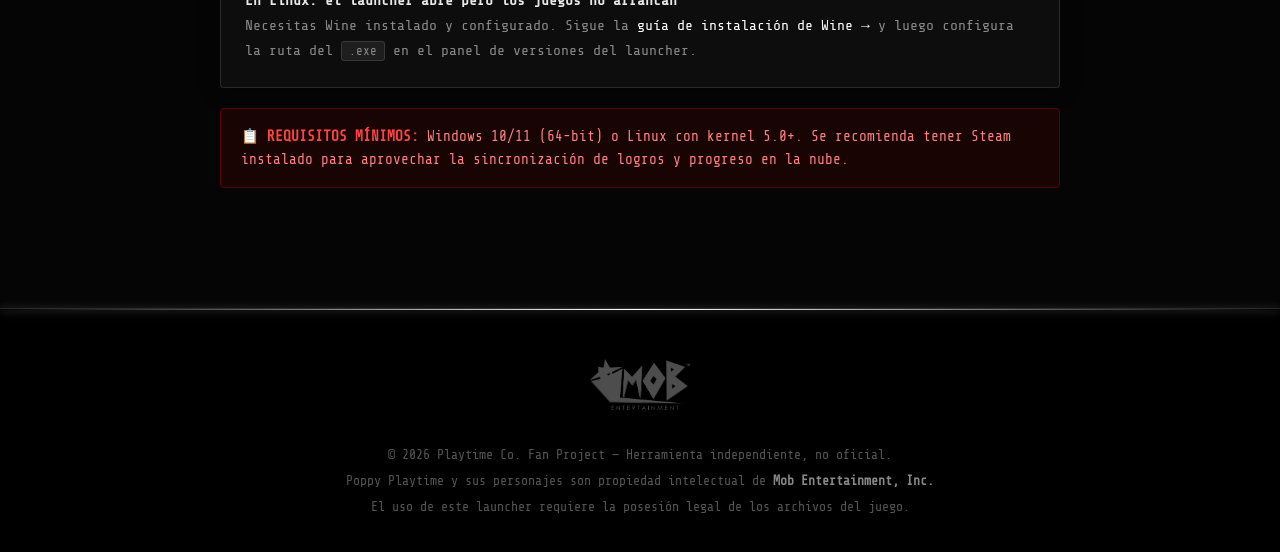
<file: Install.html>
<!DOCTYPE html>
<html lang="es" data-theme="dark">
<head>
    <meta charset="UTF-8">
    <meta name="viewport" content="width=device-width, initial-scale=1.0">
    <title>Guía de Instalación - Playtime Launcher</title>
    <link rel="stylesheet" href="Web.css">
    <link rel="icon" href="./Assets/icon.png">
</head>
<body>

    <nav class="navbar">
        <img src="./Assets/Logo/Mob_Entertainment.png" alt="Mob Entertainment" class="nav-logo">
        <ul>
            <li><a href="index.html">← Volver al Inicio</a></li>
            <li><a href="Version.html">Steam &amp; Versiones</a></li>
            <li><a href="Wine.html">Wine (Linux)</a></li>
        </ul>
        <button id="theme-toggle" class="btn-neon">Modo Diurno ☀️</button>
    </nav>

    <main class="fade-in">

        <div style="text-align:center; margin-bottom: 40px;">
            <div class="rec-indicator" style="display:inline-flex; margin-bottom:12px;">GUÍA OFICIAL</div>
            <h1 class="neon-text">Manual de Instalación</h1>
            <p style="color:var(--text-muted); font-size:0.92rem; max-width:580px; margin:0 auto;">
                Sigue estos pasos para descargar e instalar el Playtime Launcher correctamente en tu sistema.
            </p>
        </div>

        <!-- ======== DESCARGA ======== -->
        <h2 class="neon-text" style="font-size:1.6rem; margin-bottom:20px;">1. Descarga</h2>

        <div class="glass-panel" style="display:flex; gap:20px; flex-wrap:wrap; align-items:center; justify-content:space-between;">
            <div style="flex:1; min-width:220px;">
                <h3 style="font-family:var(--font-display); font-size:1.3rem; color:var(--accent); text-shadow:var(--neon-main); margin-bottom:8px;">
                    🪟 Windows
                </h3>
                <p style="color:var(--text-muted); font-size:0.88rem; margin-bottom:14px;">
                    Compatible con Windows 10 y Windows 11 (64-bit). Descarga el <code>.rar</code> y extráelo en cualquier carpeta.
                </p>
                <a href="https://www.mediafire.com/file/9t4dg947sn8tnoa/Playtime_Launcher_Windows.rar/file"
                   target="_blank" rel="noopener" class="btn-download windows" style="width:100%; justify-content:center;">
                    DESCARGAR WINDOWS
                </a>
            </div>
            <div style="width:1px; background:var(--border-color); align-self:stretch; display:block;"></div>
            <div style="flex:1; min-width:220px;">
                <h3 style="font-family:var(--font-display); font-size:1.3rem; color:var(--accent-secondary); text-shadow:var(--neon-red); margin-bottom:8px;">
                    🐧 Linux
                </h3>
                <p style="color:var(--text-muted); font-size:0.88rem; margin-bottom:14px;">
                    Testado en Debian 10–13 y derivados (Ubuntu, Mint). Descarga el <code>.rar</code> y extráelo. Requiere Wine para ejecutar los capítulos.
                </p>
                <a href="https://www.mediafire.com/file/25l9e41nxuqrlny/Playtime_Launcher_Linux.rar/file"
                   target="_blank" rel="noopener" class="btn-download linux" style="width:100%; justify-content:center;">
                    DESCARGAR LINUX
                </a>
            </div>
        </div>

        <!-- ======== WINDOWS ======== -->
        <h2 class="neon-text" style="font-size:1.6rem; margin: 40px 0 20px;">2. Instalación en Windows</h2>

        <div class="step slide-up">
            <h3>Paso 1 — Extraer el archivo</h3>
            <p style="color:var(--text-muted); font-size:0.9rem;">
                Una vez descargado el <code>Playtime_Launcher_Windows.rar</code>, necesitas un extractor de archivos.
                Se recomienda <strong style="color:var(--text-color);">WinRAR</strong> o <strong style="color:var(--text-color);">7-Zip</strong> (ambos gratuitos).
            </p>
            <p style="color:var(--text-muted); font-size:0.9rem; margin-top:8px;">
                Haz clic derecho sobre el archivo <code>.rar</code> → <strong style="color:var(--text-color);">Extraer aquí</strong> (o en la carpeta que prefieras).
            </p>
            <p style="color:var(--text-muted); font-size:0.9rem; margin-top:8px;">
                Al extraer, el programa te pedirá una <strong style="color:var(--text-color);">contraseña</strong>. Introdúcela exactamente así (respetando mayúsculas):
            </p>
            <div class="code-wrapper" style="margin-top:10px;">
                <code>MegaGames</code>
                <button class="copy-btn">COPIAR</button>
            </div>
            </p>
        </div>

        <div class="step slide-up">
            <h3>Paso 2 — Ejecutar el Launcher</h3>
            <p style="color:var(--text-muted); font-size:0.9rem;">
                Dentro de la carpeta extraída, busca el archivo <code>PlaytimeLauncher.exe</code> y haz doble clic para iniciarlo.
            </p>
            <p style="color:var(--text-muted); font-size:0.9rem; margin-top:8px;">
                En algunos casos Windows puede mostrar una advertencia de SmartScreen. Haz clic en
                <strong style="color:var(--text-color);">«Más información»</strong> →
                <strong style="color:var(--text-color);">«Ejecutar de todas formas»</strong>.
            </p>
            <span class="tip">💡 No es necesario instalar nada. El launcher funciona de forma portable desde cualquier carpeta.</span>
            <div class="alert" style="margin-top:14px; border-color: rgba(255,204,0,0.5); background: rgba(255,204,0,0.07); color: #ffe066;">
                <strong style="color:#ffcc00; text-shadow: 0 0 8px rgba(255,204,0,0.6);">⚠️ MUY IMPORTANTE — NO MOVER NI MODIFICAR LOS ARCHIVOS</strong>
                <p style="margin-top:10px; font-size:0.88rem; line-height:1.7;">
                    Al extraer el <code>.rar</code> obtendrás varios archivos (generalmente 3 o 4), entre ellos:
                    el <code>.exe</code> del launcher, un <code>.txt</code> con datos necesarios para el funcionamiento,
                    y uno o dos archivos adicionales de configuración.
                </p>
                <p style="margin-top:8px; font-size:0.88rem; line-height:1.7;">
                    <strong style="color:#ffcc00;">Todos deben permanecer juntos en la misma carpeta.</strong>
                    No muevas el <code>.exe</code> a otra ubicación, no borres el <code>.txt</code> y no modifiques ninguno de los archivos.
                    Si los separas o eliminas alguno, el launcher dejará de funcionar correctamente.
                </p>
            </div>
        </div>

        <div class="step slide-up">
            <h3>Paso 3 — Tener Steam abierto</h3>
            <p style="color:var(--text-muted); font-size:0.9rem;">
                El launcher detecta automáticamente tus juegos de Steam. Asegúrate de que
                <strong style="color:var(--text-color);">Steam esté abierto e iniciado con tu cuenta</strong> antes de lanzar cualquier capítulo.
            </p>
            <p style="color:var(--text-muted); font-size:0.9rem; margin-top:8px;">
                Los capítulos que no poseas en Steam aparecerán bloqueados. Puedes usar versiones personalizadas —
                <a href="Version.html">ver guía de versiones →</a>
            </p>
        </div>

        <!-- ======== LINUX ======== -->
        <h2 class="neon-text" style="font-size:1.6rem; margin: 40px 0 20px;">3. Instalación en Linux</h2>

        <div class="step slide-up">
            <h3>Paso 1 — Abrir la Terminal</h3>
            <p style="color:var(--text-muted); font-size:0.9rem;">
                Todos los comandos de Linux se ejecutan desde la terminal. En Debian podés abrirla con el siguiente atajo de teclado:
            </p>
            <div style="display:flex; align-items:center; justify-content:center; gap:10px; margin: 16px 0;">
                <kbd style="background:#111; border:1px solid var(--accent); border-radius:5px; padding:8px 14px; font-family:var(--font-mono); font-size:1.1rem; color:var(--accent); text-shadow:var(--neon-main); box-shadow:var(--neon-main);">Ctrl</kbd>
                <span style="color:var(--text-muted); font-size:1.2rem;">+</span>
                <kbd style="background:#111; border:1px solid var(--accent); border-radius:5px; padding:8px 14px; font-family:var(--font-mono); font-size:1.1rem; color:var(--accent); text-shadow:var(--neon-main); box-shadow:var(--neon-main);">Alt</kbd>
                <span style="color:var(--text-muted); font-size:1.2rem;">+</span>
                <kbd style="background:#111; border:1px solid var(--accent); border-radius:5px; padding:8px 14px; font-family:var(--font-mono); font-size:1.1rem; color:var(--accent); text-shadow:var(--neon-main); box-shadow:var(--neon-main);">T</kbd>
            </div>
            <span class="tip">💡 Si el atajo no funciona, también podés buscar «Terminal» en el menú de aplicaciones de tu escritorio.</span>
        </div>

        <div class="step slide-up">
            <h3>Paso 2 — Extraer el archivo</h3>
            <p style="color:var(--text-muted); font-size:0.9rem;">
                Usa <code>unrar</code> o un gestor gráfico como <strong style="color:var(--text-color);">File Roller</strong> para extraer el <code>.rar</code>.
                Si no tienes unrar, instálalo con:
            </p>
            <div class="code-wrapper" style="margin-top:10px;">
                <code>sudo apt install unrar</code>
                <button class="copy-btn">COPIAR</button>
            </div>
            <div class="code-wrapper" style="margin-top:8px;">
                <code>unrar x Playtime_Launcher_Linux.rar</code>
                <button class="copy-btn">COPIAR</button>
            </div>
            <p style="color:var(--text-muted); font-size:0.9rem; margin-top:10px;">
                Al extraer te pedirá una <strong style="color:var(--text-color);">contraseña</strong>. Introdúcela exactamente así (respetando mayúsculas):
            </p>
            <div class="code-wrapper" style="margin-top:8px;">
                <code>MegaGames</code>
                <button class="copy-btn">COPIAR</button>
            </div>
            <div class="alert" style="margin-top:14px; border-color: rgba(255,204,0,0.5); background: rgba(255,204,0,0.07); color: #ffe066;">
                <strong style="color:#ffcc00; text-shadow: 0 0 8px rgba(255,204,0,0.6);">⚠️ MUY IMPORTANTE — NO MOVER NI MODIFICAR LOS ARCHIVOS</strong>
                <p style="margin-top:10px; font-size:0.88rem; line-height:1.7;">
                    Al extraer obtendrás varios archivos (generalmente 3 o 4): el binario del launcher, un <code>.txt</code>
                    con datos necesarios para el funcionamiento, y uno o dos archivos de configuración adicionales.
                </p>
                <p style="margin-top:8px; font-size:0.88rem; line-height:1.7;">
                    <strong style="color:#ffcc00;">Todos deben permanecer juntos en la misma carpeta.</strong>
                    No muevas el ejecutable por separado, no elimines el <code>.txt</code> y no modifiques ningún archivo.
                    Si los separas, el launcher dejará de funcionar correctamente.
                </p>
            </div>
        </div>

        <div class="step slide-up">
            <h3>Paso 3 — Dar permisos de ejecución</h3>
            <p style="color:var(--text-muted); font-size:0.9rem;">
                Navega a la carpeta extraída y da permisos de ejecución al binario del launcher:
            </p>
            <div class="code-wrapper" style="margin-top:10px;">
                <code>chmod +x PlaytimeLauncher</code>
                <button class="copy-btn">COPIAR</button>
            </div>
        </div>

        <div class="step slide-up">
            <h3>Paso 4 — Ejecutar el Launcher</h3>
            <div class="code-wrapper">
                <code>./PlaytimeLauncher</code>
                <button class="copy-btn">COPIAR</button>
            </div>
            <span class="tip">💡 También puedes hacer doble clic en el archivo desde tu gestor de archivos si ya tiene permisos de ejecución.</span>
        </div>

        <div class="step slide-up">
            <h3>Paso 5 — Instalar Wine (para los juegos)</h3>
            <p style="color:var(--text-muted); font-size:0.9rem;">
                El launcher en Linux es nativo, pero los capítulos del juego son ejecutables de Windows (<code>.exe</code>).
                Necesitas <strong style="color:var(--text-color);">Wine</strong> para ejecutarlos.
            </p>
            <p style="color:var(--text-muted); font-size:0.9rem; margin-top:8px;">
                Consulta la guía completa de instalación de Wine:
                <a href="Wine.html">Manual de Wine para Linux →</a>
            </p>
        </div>

        <!-- ======== PROBLEMAS COMUNES ======== -->
        <h2 class="neon-text" style="font-size:1.6rem; margin: 40px 0 20px;">4. Problemas Frecuentes</h2>

        <div class="info-box slide-up">
            <p><strong>El launcher no detecta mis juegos de Steam</strong><br>
            Asegúrate de que Steam esté abierto e iniciado antes de abrir el launcher. Si el problema persiste, cierra ambos y vuelve a abrirlos en orden: primero Steam, luego el launcher.</p>
        </div>

        <div class="info-box slide-up">
            <p><strong>Windows bloquea el .exe con SmartScreen</strong><br>
            Es normal para software no firmado digitalmente. Haz clic en <strong>«Más información»</strong> y luego en <strong>«Ejecutar de todas formas»</strong>. El launcher no contiene malware.</p>
        </div>

        <div class="info-box slide-up">
            <p><strong>El capítulo aparece bloqueado aunque lo tengo en Steam</strong><br>
            Verifica que hayas iniciado sesión en Steam con la cuenta correcta. Si el juego está en otra cuenta, usa la opción de <a href="Version.html">Versión Manual</a> apuntando al <code>.exe</code> del juego.</p>
        </div>

        <div class="info-box slide-up">
            <p><strong>En Linux: el launcher abre pero los juegos no arrancan</strong><br>
            Necesitas Wine instalado y configurado. Sigue la <a href="Wine.html">guía de instalación de Wine →</a> y luego configura la ruta del <code>.exe</code> en el panel de versiones del launcher.</p>
        </div>

        <div class="alert" style="margin-top: 20px;">
            <strong>📋 REQUISITOS MÍNIMOS:</strong> Windows 10/11 (64-bit) o Linux con kernel 5.0+.
            Se recomienda tener Steam instalado para aprovechar la sincronización de logros y progreso en la nube.
        </div>

    </main>

    <footer>
        <div class="footer-content">
            <img src="./Assets/Logo/Mob_Entertainment.png" alt="Mob Entertainment" class="footer-logo">
            <p>© 2026 Playtime Co. Fan Project — Herramienta independiente, no oficial.</p>
            <p>Poppy Playtime y sus personajes son propiedad intelectual de <strong>Mob Entertainment, Inc.</strong></p>
            <p>El uso de este launcher requiere la posesión legal de los archivos del juego.</p>
        </div>
    </footer>

    <script src="Web.js"></script>
</body>
</html>
</file>
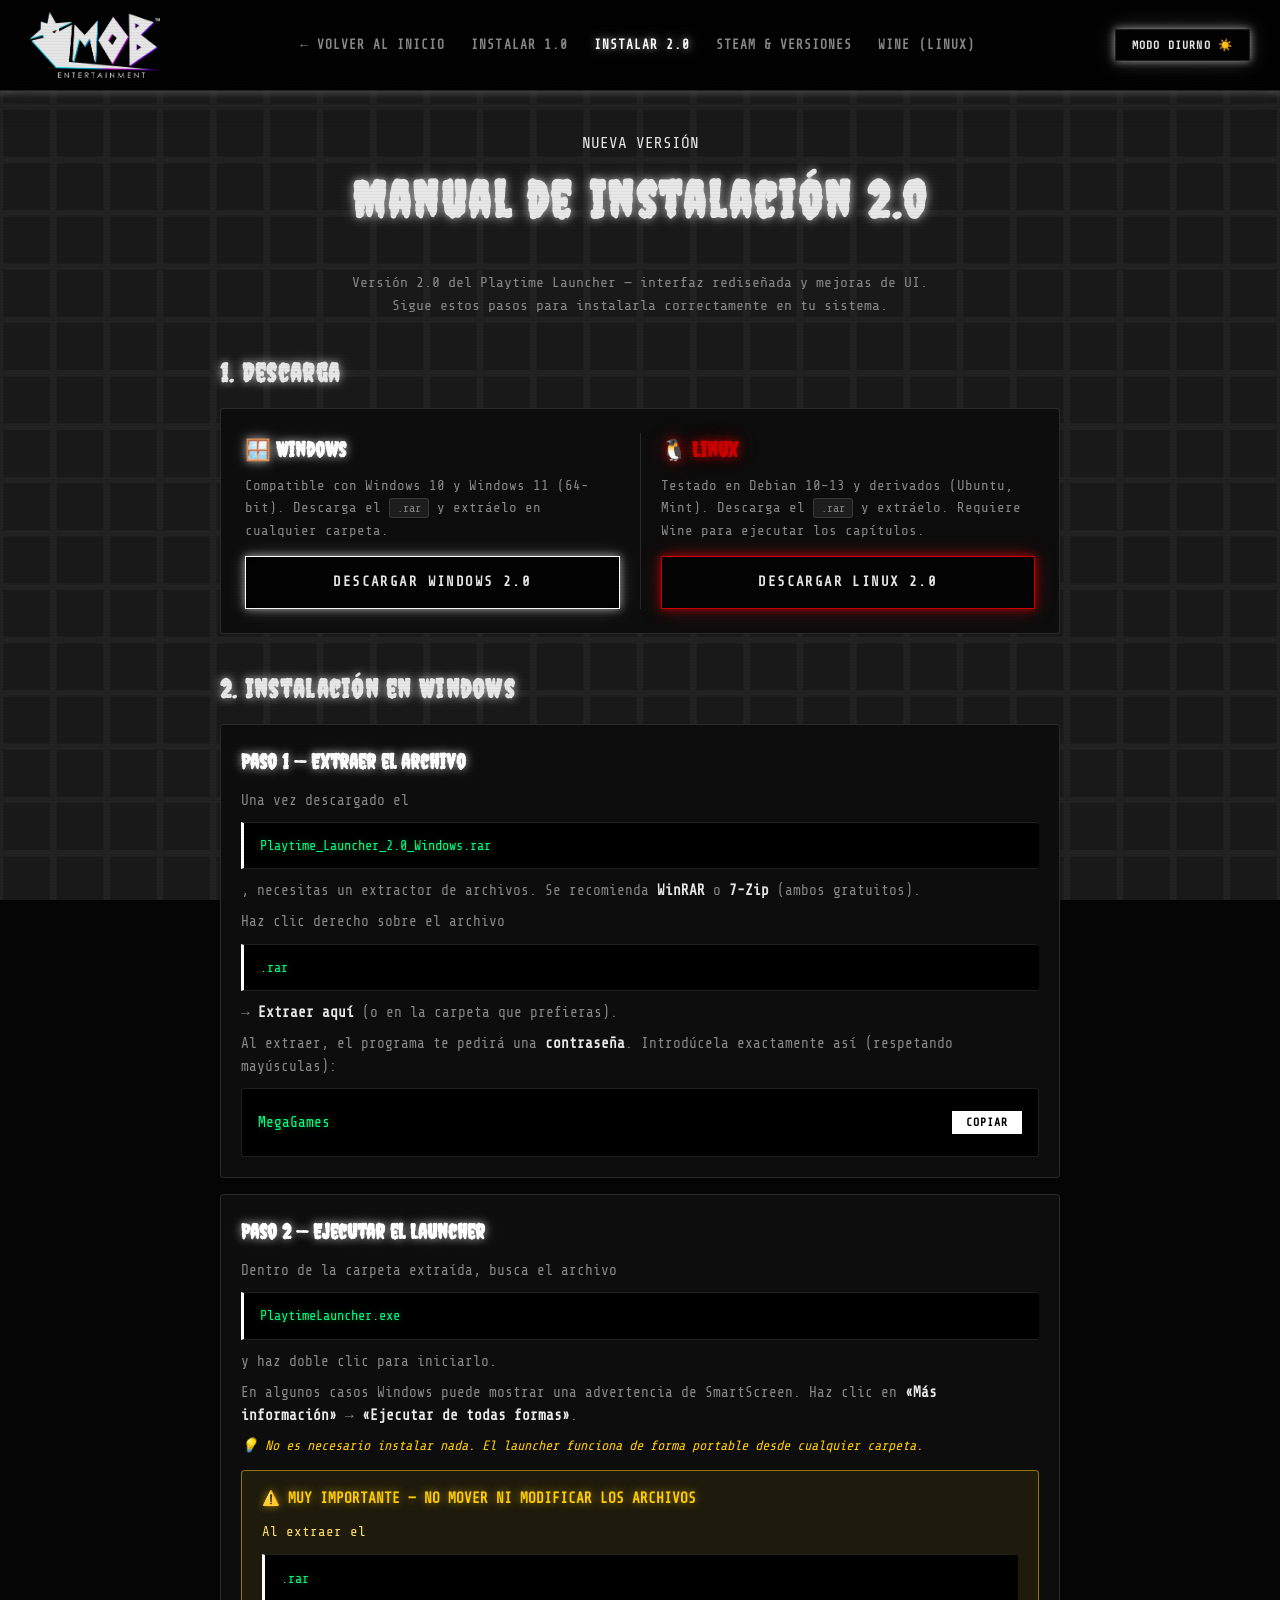
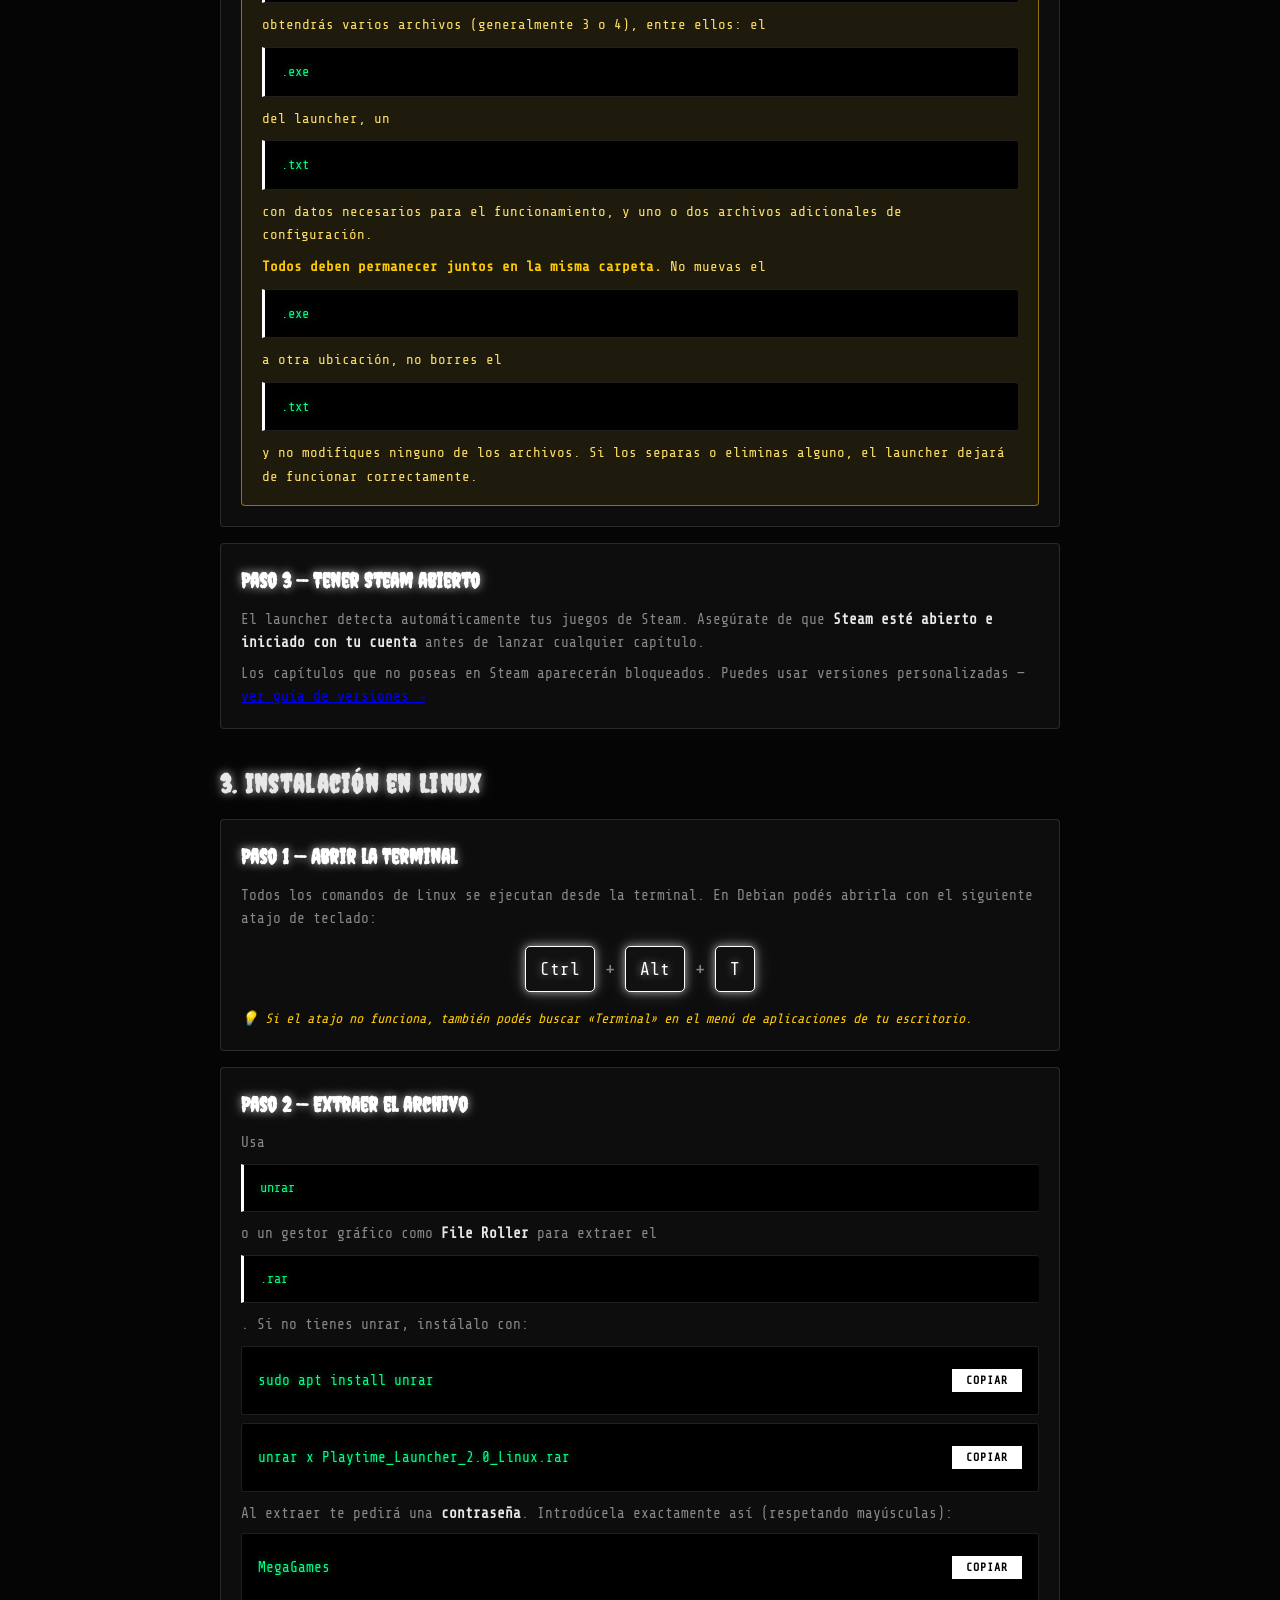
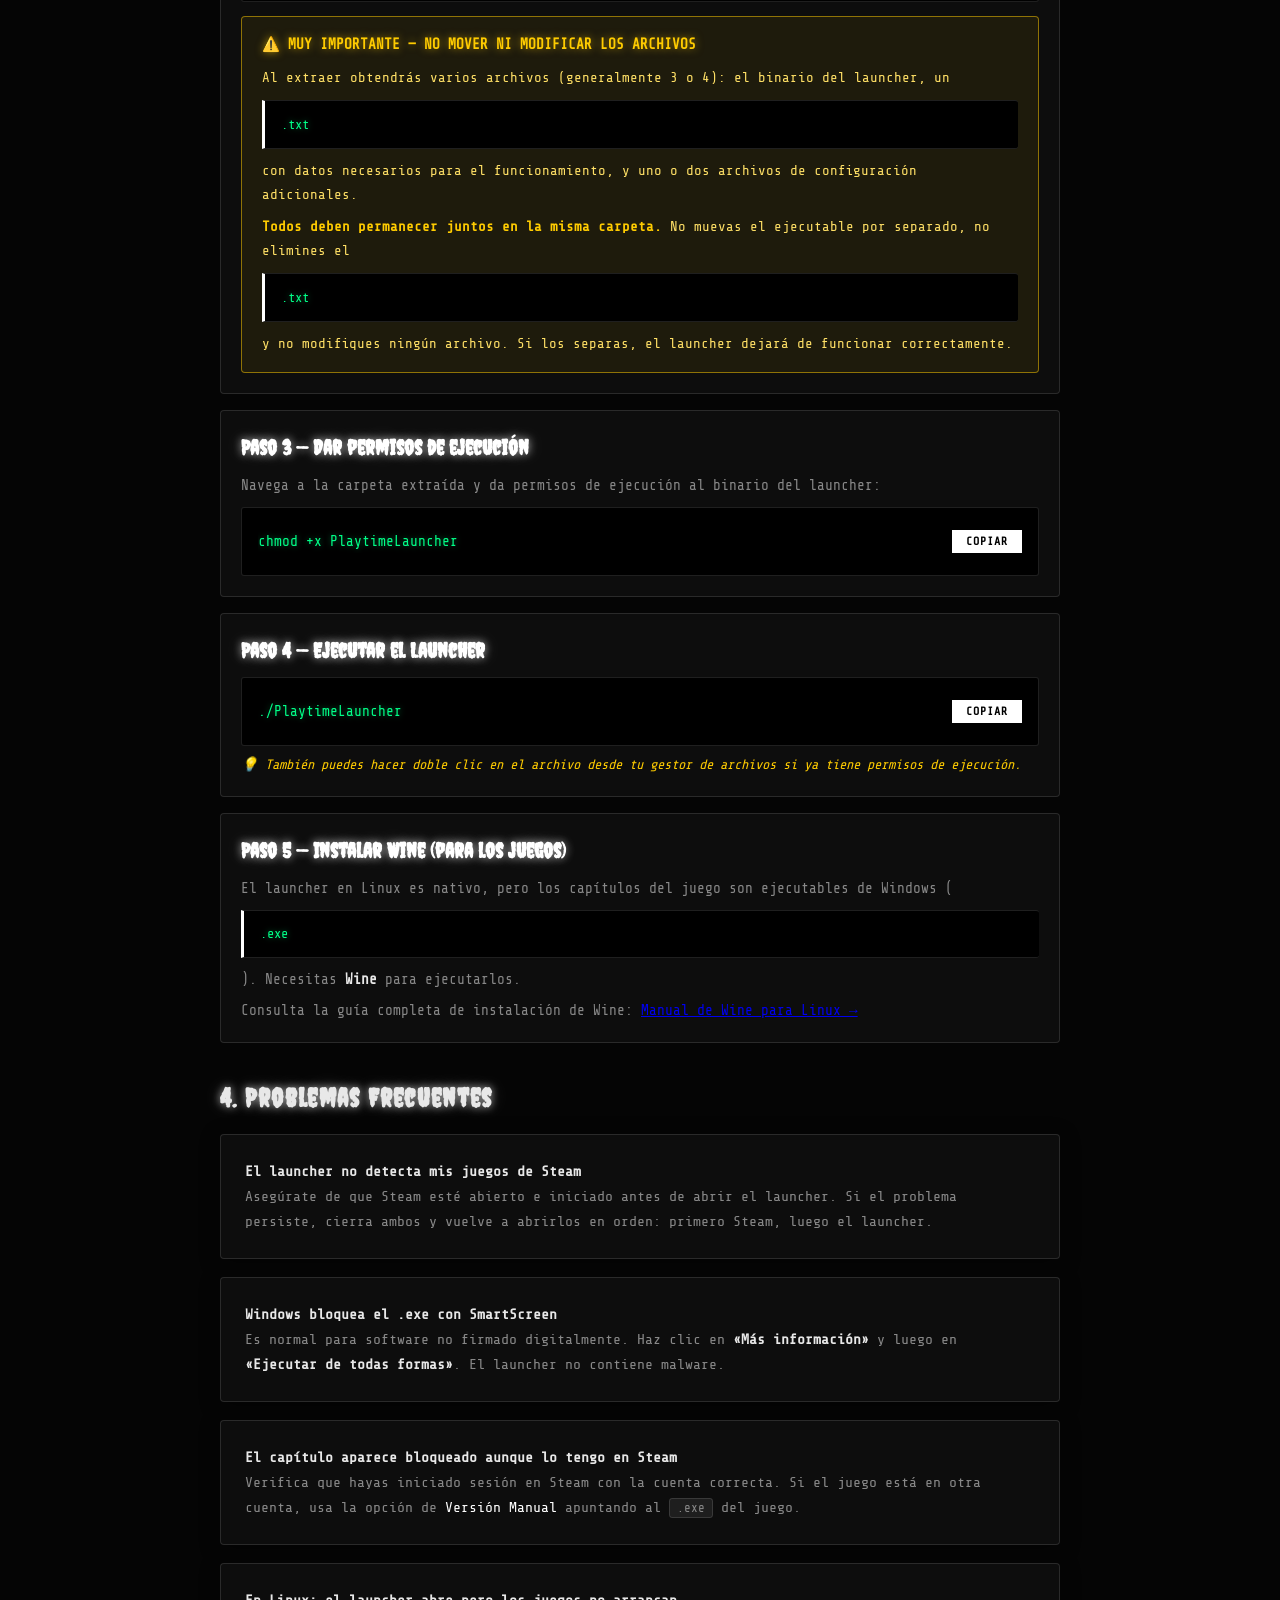
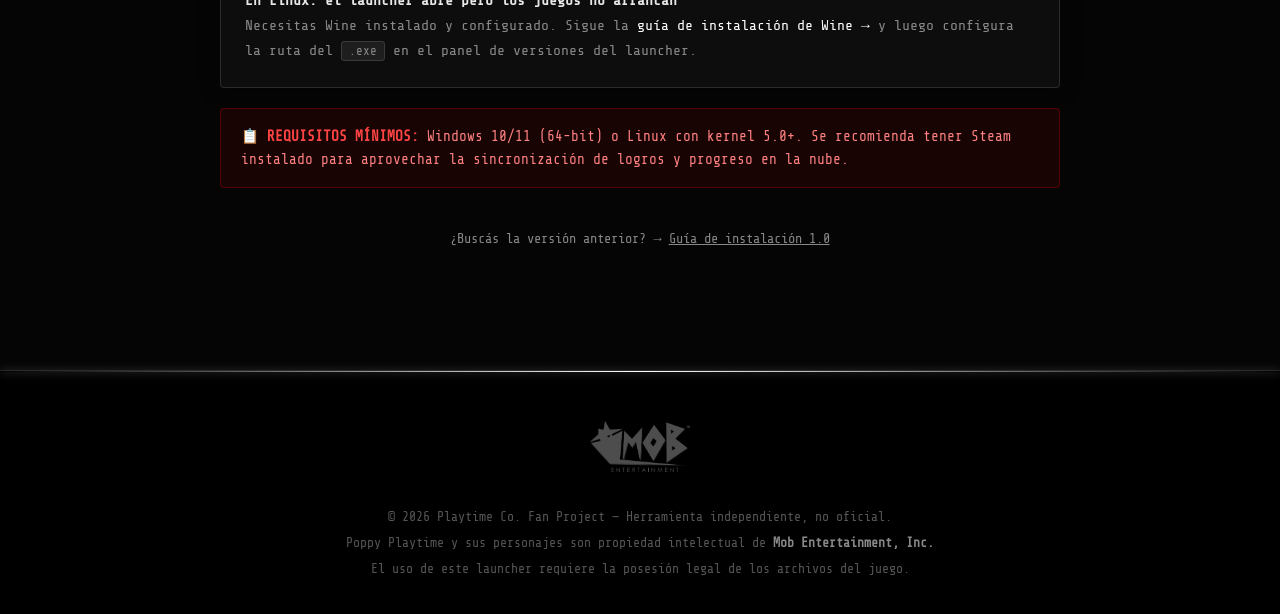
<file: Installv2.html>
<!DOCTYPE html>
<html lang="es" data-theme="dark">
<head>
    <meta charset="UTF-8">
    <meta name="viewport" content="width=device-width, initial-scale=1.0">
    <title>Guía de Instalación 2.0 - Playtime Launcher</title>
    <link rel="stylesheet" href="Web.css">
    <link rel="icon" href="./Assets/icon.png">
</head>
<body>

    <nav class="navbar">
        <img src="./Assets/Logo/Mob_Entertainment.png" alt="Mob Entertainment" class="nav-logo">
        <ul>
            <li><a href="index.html">← Volver al Inicio</a></li>
            <li><a href="Install.html">Instalar 1.0</a></li>
            <li><a href="installv2.html" class="neon-link">Instalar 2.0</a></li>
            <li><a href="Version.html">Steam &amp; Versiones</a></li>
            <li><a href="Wine.html">Wine (Linux)</a></li>
        </ul>
        <button id="theme-toggle" class="btn-neon">Modo Diurno ☀️</button>
    </nav>

    <main class="fade-in">

        <div style="text-align:center; margin-bottom: 40px;">
            <div class="rec-indicator" style="display:inline-flex; margin-bottom:12px;">NUEVA VERSIÓN</div>
            <h1 class="neon-text">Manual de Instalación 2.0</h1>
            <p style="color:var(--text-muted); font-size:0.92rem; max-width:580px; margin:0 auto;">
                Versión 2.0 del Playtime Launcher — interfaz rediseñada y mejoras de UI.
                Sigue estos pasos para instalarla correctamente en tu sistema.
            </p>
        </div>

        <!-- ======== DESCARGA ======== -->
        <h2 class="neon-text" style="font-size:1.6rem; margin-bottom:20px;">1. Descarga</h2>

        <div class="glass-panel" style="display:flex; gap:20px; flex-wrap:wrap; align-items:center; justify-content:space-between;">
            <div style="flex:1; min-width:220px;">
                <h3 style="font-family:var(--font-display); font-size:1.3rem; color:var(--accent); text-shadow:var(--neon-main); margin-bottom:8px;">
                    🪟 Windows
                </h3>
                <p style="color:var(--text-muted); font-size:0.88rem; margin-bottom:14px;">
                    Compatible con Windows 10 y Windows 11 (64-bit). Descarga el <code>.rar</code> y extráelo en cualquier carpeta.
                </p>
                <a href="https://www.mediafire.com/file/42g3v2y42xenhgm/Playtime_Launcher_2.0_Windows.rar/file"
                   target="_blank" rel="noopener" class="btn-download windows" style="width:100%; justify-content:center;">
                    DESCARGAR WINDOWS 2.0
                </a>
            </div>
            <div style="width:1px; background:var(--border-color); align-self:stretch; display:block;"></div>
            <div style="flex:1; min-width:220px;">
                <h3 style="font-family:var(--font-display); font-size:1.3rem; color:var(--accent-secondary); text-shadow:var(--neon-red); margin-bottom:8px;">
                    🐧 Linux
                </h3>
                <p style="color:var(--text-muted); font-size:0.88rem; margin-bottom:14px;">
                    Testado en Debian 10–13 y derivados (Ubuntu, Mint). Descarga el <code>.rar</code> y extráelo. Requiere Wine para ejecutar los capítulos.
                </p>
                <a href="https://www.mediafire.com/file/2n2zjocftjn43xd/Playtime_Launcher_2.0_Linux.rar/file"
                   target="_blank" rel="noopener" class="btn-download linux" style="width:100%; justify-content:center;">
                    DESCARGAR LINUX 2.0
                </a>
            </div>
        </div>

        <!-- ======== WINDOWS ======== -->
        <h2 class="neon-text" style="font-size:1.6rem; margin: 40px 0 20px;">2. Instalación en Windows</h2>

        <div class="step slide-up">
            <h3>Paso 1 — Extraer el archivo</h3>
            <p style="color:var(--text-muted); font-size:0.9rem;">
                Una vez descargado el <code>Playtime_Launcher_2.0_Windows.rar</code>, necesitas un extractor de archivos.
                Se recomienda <strong style="color:var(--text-color);">WinRAR</strong> o <strong style="color:var(--text-color);">7-Zip</strong> (ambos gratuitos).
            </p>
            <p style="color:var(--text-muted); font-size:0.9rem; margin-top:8px;">
                Haz clic derecho sobre el archivo <code>.rar</code> → <strong style="color:var(--text-color);">Extraer aquí</strong> (o en la carpeta que prefieras).
            </p>
            <p style="color:var(--text-muted); font-size:0.9rem; margin-top:8px;">
                Al extraer, el programa te pedirá una <strong style="color:var(--text-color);">contraseña</strong>. Introdúcela exactamente así (respetando mayúsculas):
            </p>
            <div class="code-wrapper" style="margin-top:10px;">
                <code>MegaGames</code>
                <button class="copy-btn">COPIAR</button>
            </div>
        </div>

        <div class="step slide-up">
            <h3>Paso 2 — Ejecutar el Launcher</h3>
            <p style="color:var(--text-muted); font-size:0.9rem;">
                Dentro de la carpeta extraída, busca el archivo <code>PlaytimeLauncher.exe</code> y haz doble clic para iniciarlo.
            </p>
            <p style="color:var(--text-muted); font-size:0.9rem; margin-top:8px;">
                En algunos casos Windows puede mostrar una advertencia de SmartScreen. Haz clic en
                <strong style="color:var(--text-color);">«Más información»</strong> →
                <strong style="color:var(--text-color);">«Ejecutar de todas formas»</strong>.
            </p>
            <span class="tip">💡 No es necesario instalar nada. El launcher funciona de forma portable desde cualquier carpeta.</span>
            <div class="alert" style="margin-top:14px; border-color: rgba(255,204,0,0.5); background: rgba(255,204,0,0.07); color: #ffe066;">
                <strong style="color:#ffcc00; text-shadow: 0 0 8px rgba(255,204,0,0.6);">⚠️ MUY IMPORTANTE — NO MOVER NI MODIFICAR LOS ARCHIVOS</strong>
                <p style="margin-top:10px; font-size:0.88rem; line-height:1.7;">
                    Al extraer el <code>.rar</code> obtendrás varios archivos (generalmente 3 o 4), entre ellos:
                    el <code>.exe</code> del launcher, un <code>.txt</code> con datos necesarios para el funcionamiento,
                    y uno o dos archivos adicionales de configuración.
                </p>
                <p style="margin-top:8px; font-size:0.88rem; line-height:1.7;">
                    <strong style="color:#ffcc00;">Todos deben permanecer juntos en la misma carpeta.</strong>
                    No muevas el <code>.exe</code> a otra ubicación, no borres el <code>.txt</code> y no modifiques ninguno de los archivos.
                    Si los separas o eliminas alguno, el launcher dejará de funcionar correctamente.
                </p>
            </div>
        </div>

        <div class="step slide-up">
            <h3>Paso 3 — Tener Steam abierto</h3>
            <p style="color:var(--text-muted); font-size:0.9rem;">
                El launcher detecta automáticamente tus juegos de Steam. Asegúrate de que
                <strong style="color:var(--text-color);">Steam esté abierto e iniciado con tu cuenta</strong> antes de lanzar cualquier capítulo.
            </p>
            <p style="color:var(--text-muted); font-size:0.9rem; margin-top:8px;">
                Los capítulos que no poseas en Steam aparecerán bloqueados. Puedes usar versiones personalizadas —
                <a href="Version.html">ver guía de versiones →</a>
            </p>
        </div>

        <!-- ======== LINUX ======== -->
        <h2 class="neon-text" style="font-size:1.6rem; margin: 40px 0 20px;">3. Instalación en Linux</h2>

        <div class="step slide-up">
            <h3>Paso 1 — Abrir la Terminal</h3>
            <p style="color:var(--text-muted); font-size:0.9rem;">
                Todos los comandos de Linux se ejecutan desde la terminal. En Debian podés abrirla con el siguiente atajo de teclado:
            </p>
            <div style="display:flex; align-items:center; justify-content:center; gap:10px; margin: 16px 0;">
                <kbd style="background:#111; border:1px solid var(--accent); border-radius:5px; padding:8px 14px; font-family:var(--font-mono); font-size:1.1rem; color:var(--accent); text-shadow:var(--neon-main); box-shadow:var(--neon-main);">Ctrl</kbd>
                <span style="color:var(--text-muted); font-size:1.2rem;">+</span>
                <kbd style="background:#111; border:1px solid var(--accent); border-radius:5px; padding:8px 14px; font-family:var(--font-mono); font-size:1.1rem; color:var(--accent); text-shadow:var(--neon-main); box-shadow:var(--neon-main);">Alt</kbd>
                <span style="color:var(--text-muted); font-size:1.2rem;">+</span>
                <kbd style="background:#111; border:1px solid var(--accent); border-radius:5px; padding:8px 14px; font-family:var(--font-mono); font-size:1.1rem; color:var(--accent); text-shadow:var(--neon-main); box-shadow:var(--neon-main);">T</kbd>
            </div>
            <span class="tip">💡 Si el atajo no funciona, también podés buscar «Terminal» en el menú de aplicaciones de tu escritorio.</span>
        </div>

        <div class="step slide-up">
            <h3>Paso 2 — Extraer el archivo</h3>
            <p style="color:var(--text-muted); font-size:0.9rem;">
                Usa <code>unrar</code> o un gestor gráfico como <strong style="color:var(--text-color);">File Roller</strong> para extraer el <code>.rar</code>.
                Si no tienes unrar, instálalo con:
            </p>
            <div class="code-wrapper" style="margin-top:10px;">
                <code>sudo apt install unrar</code>
                <button class="copy-btn">COPIAR</button>
            </div>
            <div class="code-wrapper" style="margin-top:8px;">
                <code>unrar x Playtime_Launcher_2.0_Linux.rar</code>
                <button class="copy-btn">COPIAR</button>
            </div>
            <p style="color:var(--text-muted); font-size:0.9rem; margin-top:10px;">
                Al extraer te pedirá una <strong style="color:var(--text-color);">contraseña</strong>. Introdúcela exactamente así (respetando mayúsculas):
            </p>
            <div class="code-wrapper" style="margin-top:8px;">
                <code>MegaGames</code>
                <button class="copy-btn">COPIAR</button>
            </div>
            <div class="alert" style="margin-top:14px; border-color: rgba(255,204,0,0.5); background: rgba(255,204,0,0.07); color: #ffe066;">
                <strong style="color:#ffcc00; text-shadow: 0 0 8px rgba(255,204,0,0.6);">⚠️ MUY IMPORTANTE — NO MOVER NI MODIFICAR LOS ARCHIVOS</strong>
                <p style="margin-top:10px; font-size:0.88rem; line-height:1.7;">
                    Al extraer obtendrás varios archivos (generalmente 3 o 4): el binario del launcher, un <code>.txt</code>
                    con datos necesarios para el funcionamiento, y uno o dos archivos de configuración adicionales.
                </p>
                <p style="margin-top:8px; font-size:0.88rem; line-height:1.7;">
                    <strong style="color:#ffcc00;">Todos deben permanecer juntos en la misma carpeta.</strong>
                    No muevas el ejecutable por separado, no elimines el <code>.txt</code> y no modifiques ningún archivo.
                    Si los separas, el launcher dejará de funcionar correctamente.
                </p>
            </div>
        </div>

        <div class="step slide-up">
            <h3>Paso 3 — Dar permisos de ejecución</h3>
            <p style="color:var(--text-muted); font-size:0.9rem;">
                Navega a la carpeta extraída y da permisos de ejecución al binario del launcher:
            </p>
            <div class="code-wrapper" style="margin-top:10px;">
                <code>chmod +x PlaytimeLauncher</code>
                <button class="copy-btn">COPIAR</button>
            </div>
        </div>

        <div class="step slide-up">
            <h3>Paso 4 — Ejecutar el Launcher</h3>
            <div class="code-wrapper">
                <code>./PlaytimeLauncher</code>
                <button class="copy-btn">COPIAR</button>
            </div>
            <span class="tip">💡 También puedes hacer doble clic en el archivo desde tu gestor de archivos si ya tiene permisos de ejecución.</span>
        </div>

        <div class="step slide-up">
            <h3>Paso 5 — Instalar Wine (para los juegos)</h3>
            <p style="color:var(--text-muted); font-size:0.9rem;">
                El launcher en Linux es nativo, pero los capítulos del juego son ejecutables de Windows (<code>.exe</code>).
                Necesitas <strong style="color:var(--text-color);">Wine</strong> para ejecutarlos.
            </p>
            <p style="color:var(--text-muted); font-size:0.9rem; margin-top:8px;">
                Consulta la guía completa de instalación de Wine:
                <a href="Wine.html">Manual de Wine para Linux →</a>
            </p>
        </div>

        <!-- ======== PROBLEMAS COMUNES ======== -->
        <h2 class="neon-text" style="font-size:1.6rem; margin: 40px 0 20px;">4. Problemas Frecuentes</h2>

        <div class="info-box slide-up">
            <p><strong>El launcher no detecta mis juegos de Steam</strong><br>
            Asegúrate de que Steam esté abierto e iniciado antes de abrir el launcher. Si el problema persiste, cierra ambos y vuelve a abrirlos en orden: primero Steam, luego el launcher.</p>
        </div>

        <div class="info-box slide-up">
            <p><strong>Windows bloquea el .exe con SmartScreen</strong><br>
            Es normal para software no firmado digitalmente. Haz clic en <strong>«Más información»</strong> y luego en <strong>«Ejecutar de todas formas»</strong>. El launcher no contiene malware.</p>
        </div>

        <div class="info-box slide-up">
            <p><strong>El capítulo aparece bloqueado aunque lo tengo en Steam</strong><br>
            Verifica que hayas iniciado sesión en Steam con la cuenta correcta. Si el juego está en otra cuenta, usa la opción de <a href="Version.html">Versión Manual</a> apuntando al <code>.exe</code> del juego.</p>
        </div>

        <div class="info-box slide-up">
            <p><strong>En Linux: el launcher abre pero los juegos no arrancan</strong><br>
            Necesitas Wine instalado y configurado. Sigue la <a href="Wine.html">guía de instalación de Wine →</a> y luego configura la ruta del <code>.exe</code> en el panel de versiones del launcher.</p>
        </div>

        <div class="alert" style="margin-top: 20px;">
            <strong>📋 REQUISITOS MÍNIMOS:</strong> Windows 10/11 (64-bit) o Linux con kernel 5.0+.
            Se recomienda tener Steam instalado para aprovechar la sincronización de logros y progreso en la nube.
        </div>

        <!-- VOLVER A 1.0 -->
        <div style="text-align:center; margin-top:40px;">
            <p style="color:var(--text-muted); font-size:0.85rem;">
                ¿Buscás la versión anterior? →
                <a href="Install.html" style="color:var(--text-muted); text-decoration:underline;">Guía de instalación 1.0</a>
            </p>
        </div>

    </main>

    <footer>
        <div class="footer-content">
            <img src="./Assets/Logo/Mob_Entertainment.png" alt="Mob Entertainment" class="footer-logo">
            <p>© 2026 Playtime Co. Fan Project — Herramienta independiente, no oficial.</p>
            <p>Poppy Playtime y sus personajes son propiedad intelectual de <strong>Mob Entertainment, Inc.</strong></p>
            <p>El uso de este launcher requiere la posesión legal de los archivos del juego.</p>
        </div>
    </footer>

    <script src="Web.js"></script>
</body>
</html>
</file>
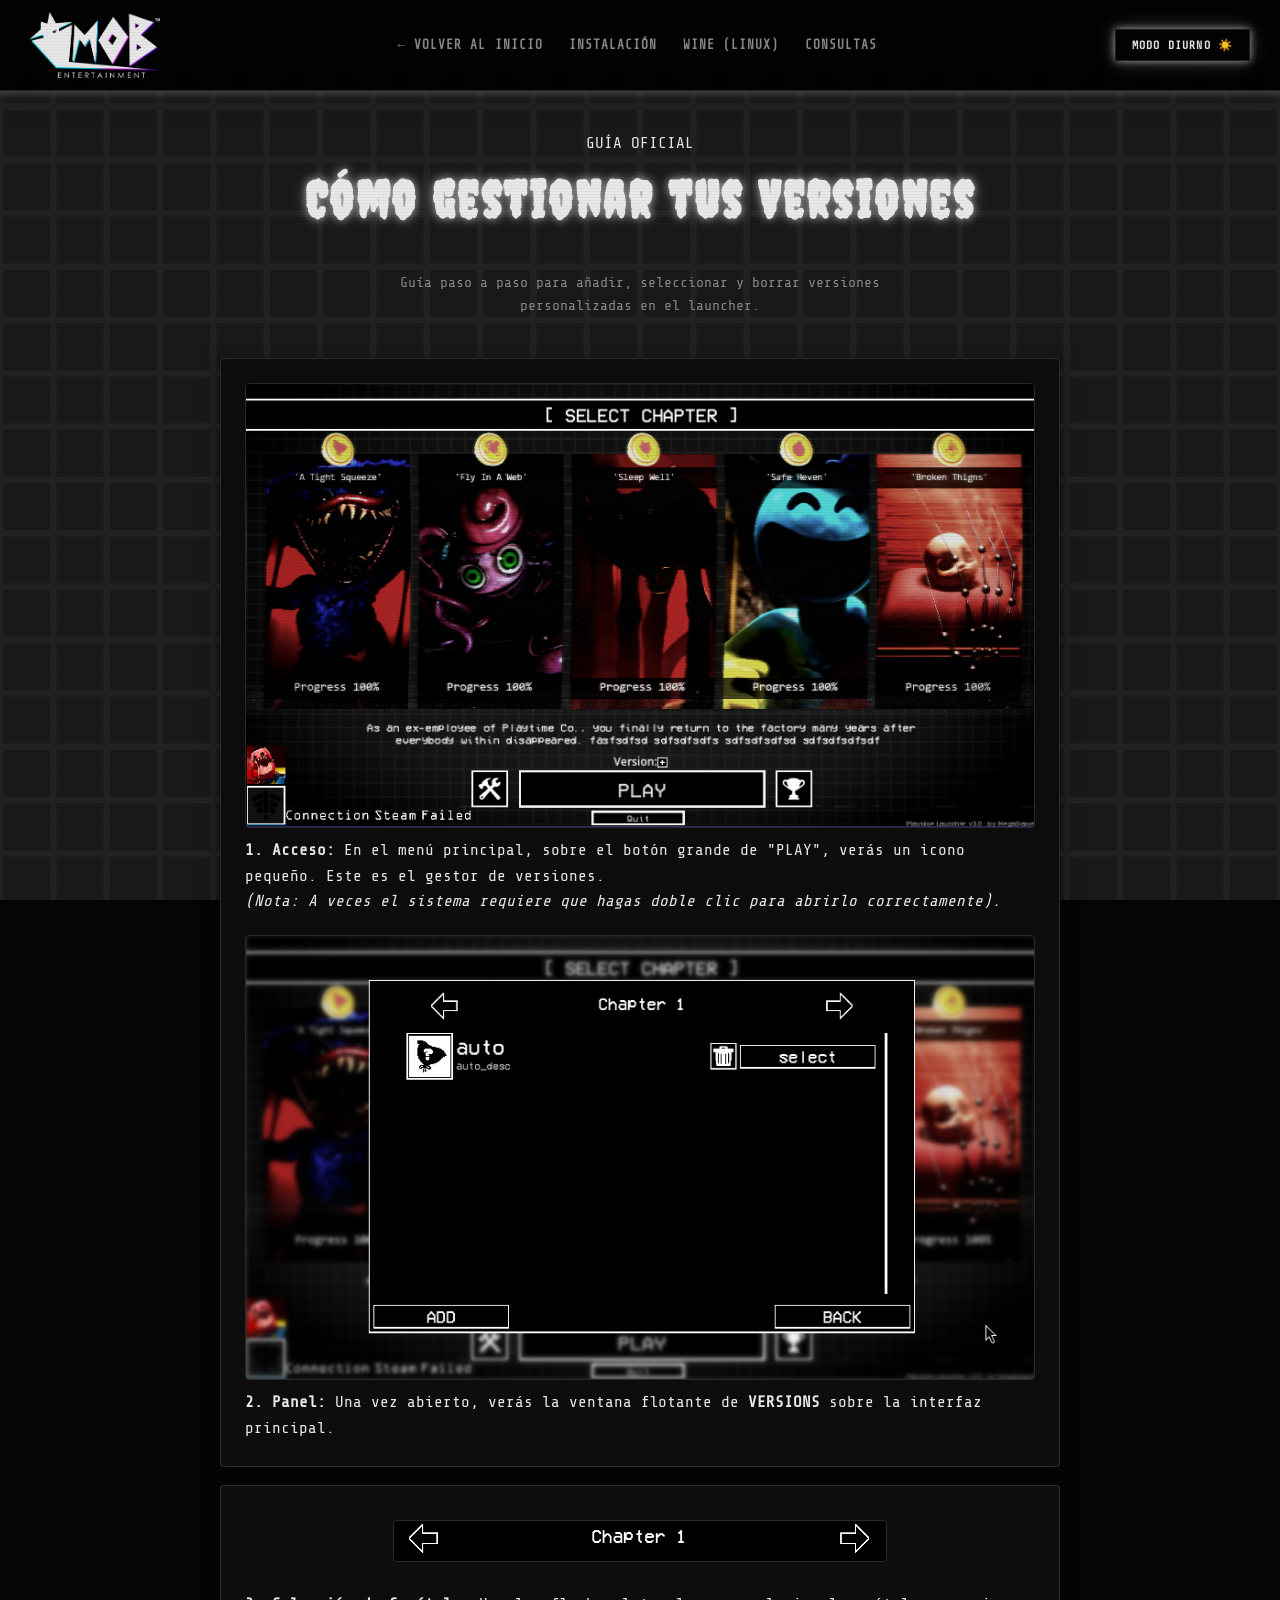
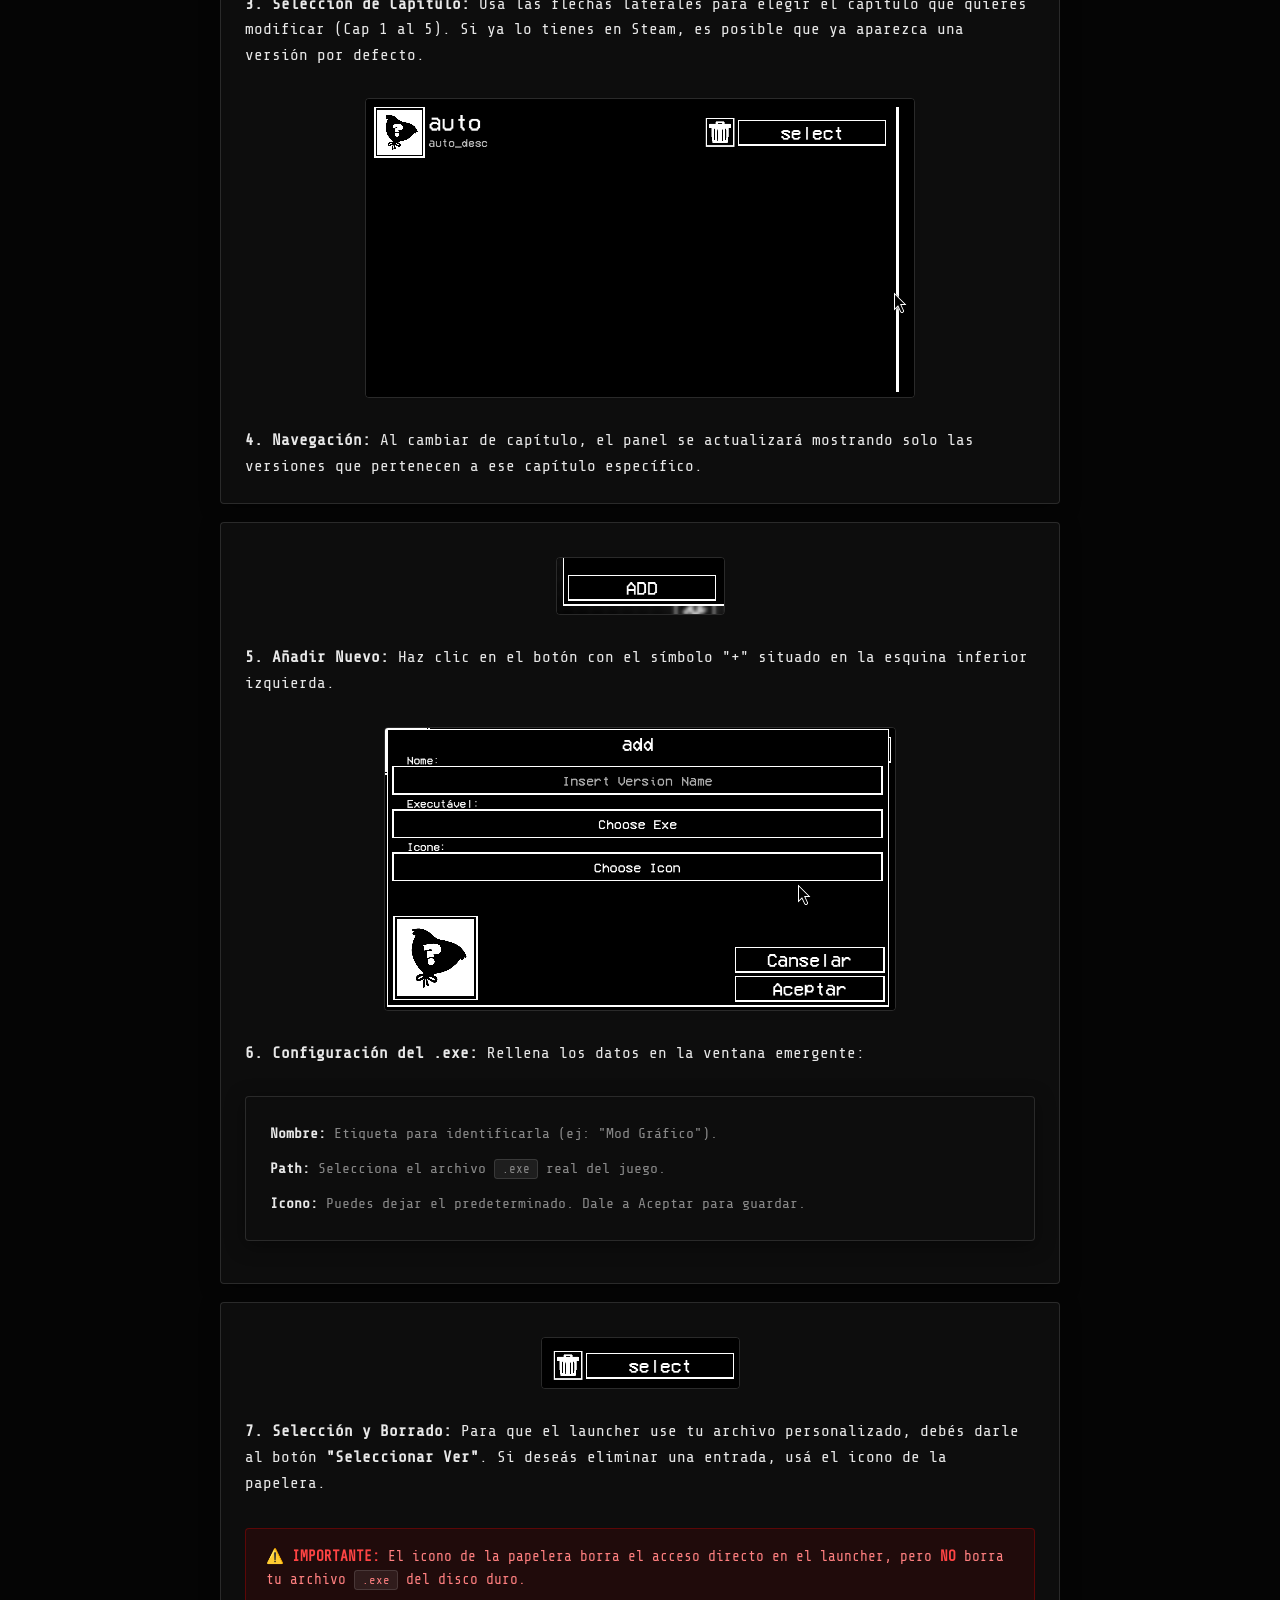
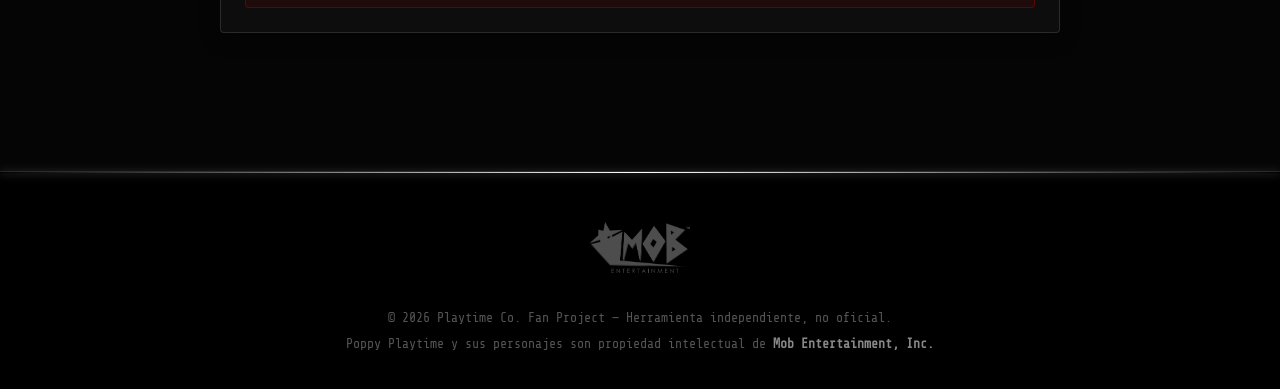
<file: Version.html>
<!DOCTYPE html>
<html lang="es" data-theme="dark">
<head>
    <meta charset="UTF-8">
    <meta name="viewport" content="width=device-width, initial-scale=1.0">
    <title>Manual de Versiones - Playtime Launcher</title>
    <link rel="stylesheet" href="Web.css">
    <link rel="icon" href="./Assets/icon.png">
</head>
<body>

    <nav class="navbar">
        <img src="./Assets/Logo/Mob_Entertainment.png" alt="Mob Entertainment" class="nav-logo">
        <ul>
            <li><a href="index.html">← Volver al Inicio</a></li>
            <li><a href="Install.html">Instalación</a></li>
            <li><a href="Wine.html">Wine (Linux)</a></li>
            <li><a href="consultas.html">Consultas</a></li>
        </ul>
        <button id="theme-toggle" class="btn-neon">Modo Diurno ☀️</button>
    </nav>

    <main class="slide-up">

        <div style="text-align:center; margin-bottom: 40px;">
            <div class="rec-indicator" style="display:inline-flex; margin-bottom:12px;">GUÍA OFICIAL</div>
            <h1 class="neon-text">Cómo gestionar tus Versiones</h1>
            <p style="color:var(--text-muted); font-size:0.92rem; max-width:580px; margin:0 auto;">
                Guía paso a paso para añadir, seleccionar y borrar versiones personalizadas en el launcher.
            </p>
        </div>

        <div class="guide-card glass-panel">
            <div class="guide-content">
                <img src="./Assets/Img/1.png" alt="Menu Principal">
                <p><strong>1. Acceso:</strong> En el menú principal, sobre el botón grande de "PLAY", verás un icono pequeño. Este es el gestor de versiones.<br>
                <em>(Nota: A veces el sistema requiere que hagas doble clic para abrirlo correctamente).</em></p>
            </div>
            <div class="guide-content">
                <img src="./Assets/Img/2.png" alt="Menu Abierto">
                <p><strong>2. Panel:</strong> Una vez abierto, verás la ventana flotante de <strong>VERSIONS</strong> sobre la interfaz principal.</p>
            </div>
        </div>

        <div class="guide-card glass-panel">
            <img src="./Assets/Img/3.png" class="crop-img">
            <p><strong>3. Selección de Capítulo:</strong> Usa las flechas laterales para elegir el capítulo que quieres modificar (Cap 1 al 5). Si ya lo tienes en Steam, es posible que ya aparezca una versión por defecto.</p>

            <img src="./Assets/Img/4.png" class="crop-img">
            <p><strong>4. Navegación:</strong> Al cambiar de capítulo, el panel se actualizará mostrando solo las versiones que pertenecen a ese capítulo específico.</p>
        </div>

        <div class="guide-card glass-panel">
            <img src="./Assets/Img/5.png" class="crop-img">
            <p><strong>5. Añadir Nuevo:</strong> Haz clic en el botón con el símbolo "+" situado en la esquina inferior izquierda.</p>

            <img src="./Assets/Img/6.png" class="crop-img">
            <p><strong>6. Configuración del .exe:</strong> Rellena los datos en la ventana emergente:</p>
            <div class="info-box" style="margin-top:10px;">
                <p><strong>Nombre:</strong> Etiqueta para identificarla (ej: "Mod Gráfico").</p>
                <p><strong>Path:</strong> Selecciona el archivo <code>.exe</code> real del juego.</p>
                <p><strong>Icono:</strong> Puedes dejar el predeterminado. Dale a Aceptar para guardar.</p>
            </div>
        </div>

        <div class="guide-card glass-panel">
            <img src="./Assets/Img/7.png" class="crop-img">
            <p><strong>7. Selección y Borrado:</strong> Para que el launcher use tu archivo personalizado, debés darle al botón <strong>"Seleccionar Ver"</strong>. Si deseás eliminar una entrada, usá el icono de la papelera.</p>
            <div class="alert" style="margin-top:12px;">
                <strong>⚠️ IMPORTANTE:</strong> El icono de la papelera borra el acceso directo en el launcher, pero <strong>NO</strong> borra tu archivo <code>.exe</code> del disco duro.
            </div>
        </div>

    </main>

    <footer>
        <div class="footer-content">
            <img src="./Assets/Logo/Mob_Entertainment.png" alt="Mob Entertainment" class="footer-logo">
            <p>© 2026 Playtime Co. Fan Project — Herramienta independiente, no oficial.</p>
            <p>Poppy Playtime y sus personajes son propiedad intelectual de <strong>Mob Entertainment, Inc.</strong></p>
        </div>
    </footer>

    <script src="Web.js"></script>
</body>
</html>
</file>
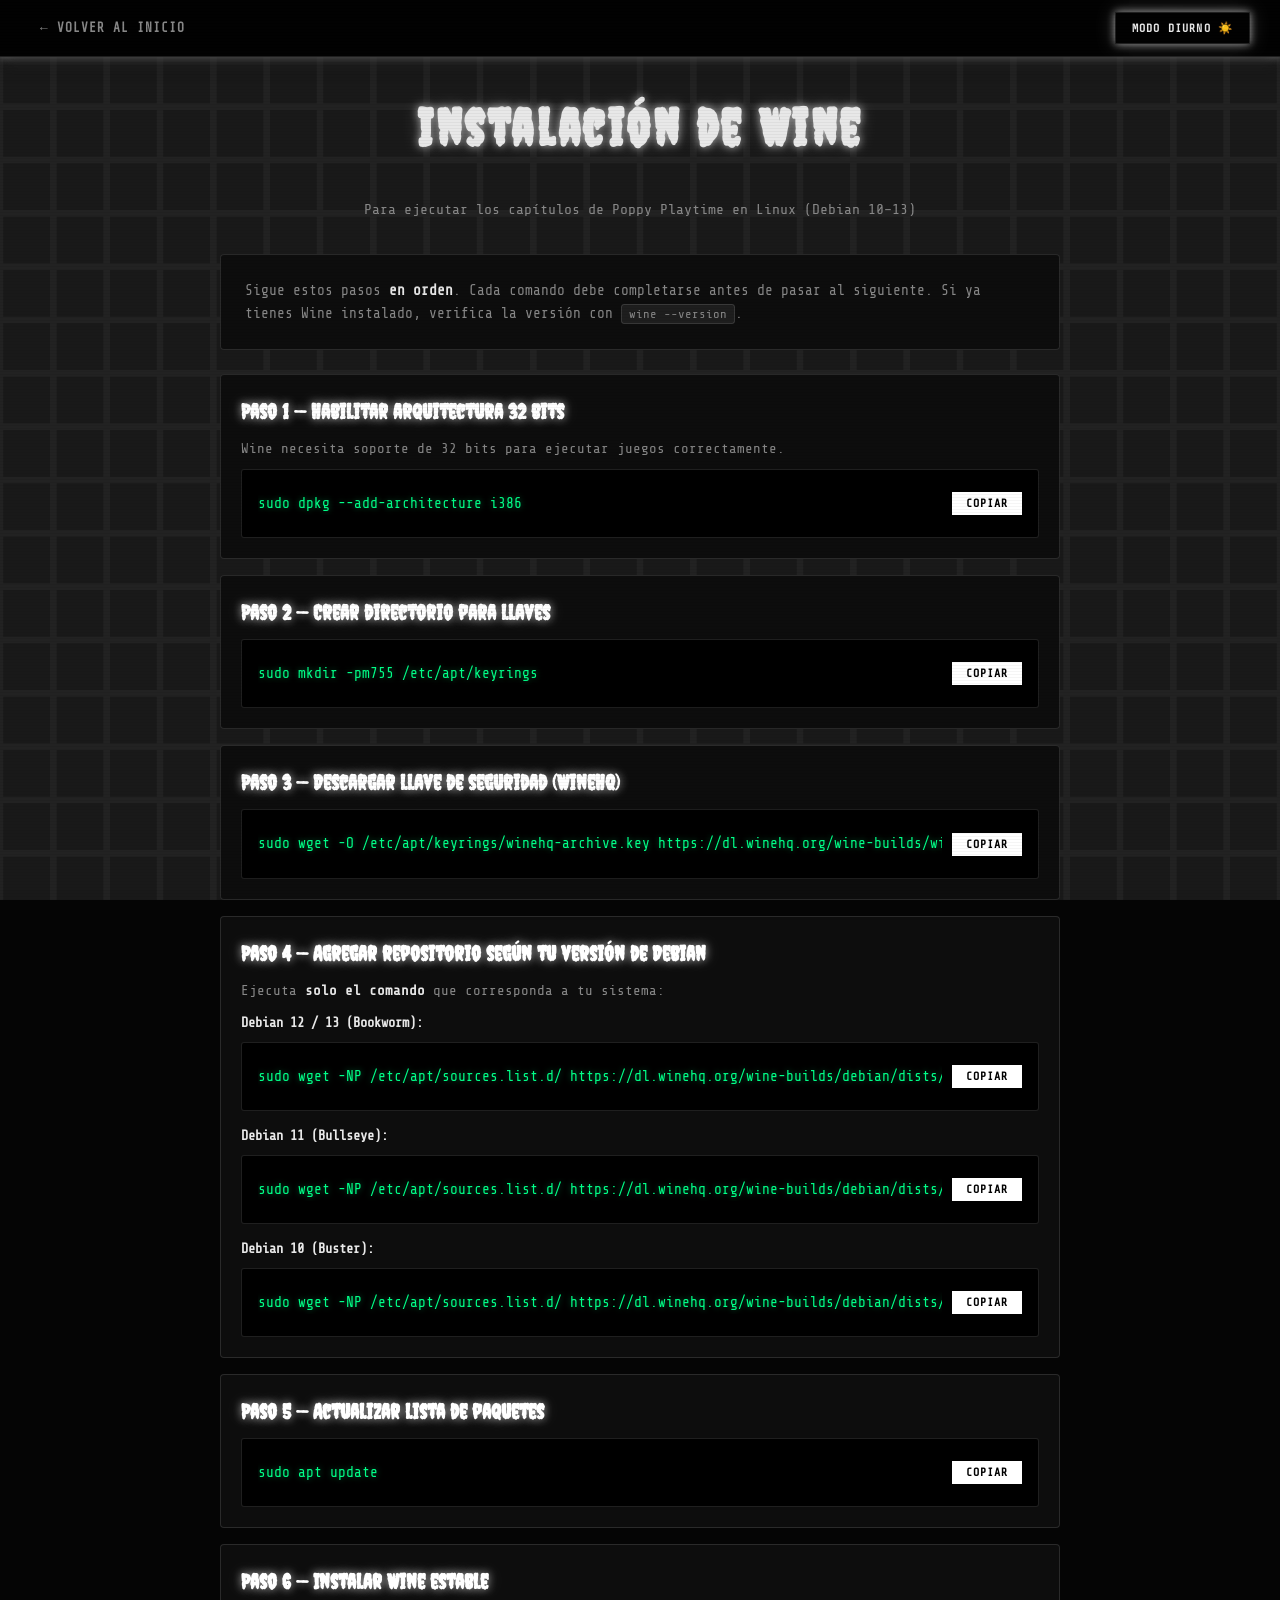
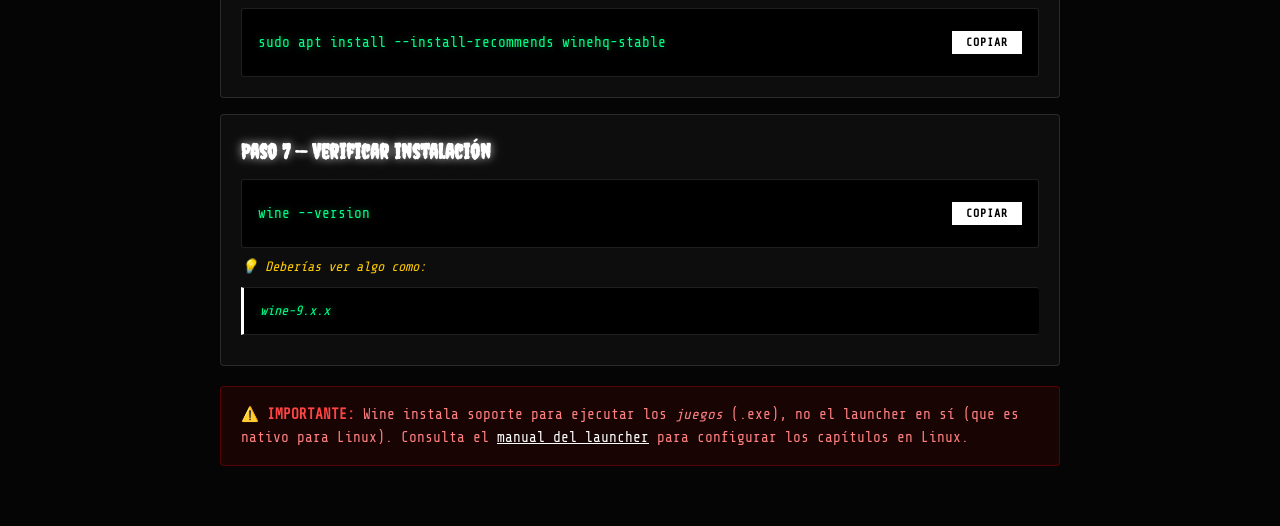
<file: Wine.html>
<!DOCTYPE html>
<html lang="es" data-theme="dark">
<head>
    <meta charset="UTF-8">
    <meta name="viewport" content="width=device-width, initial-scale=1.0">
    <title>Instalar Wine - Playtime Launcher</title>
    <link rel="stylesheet" href="Web.css">
    <link rel="icon" href="./Assets/icon.png">
</head>
<body>

    <nav class="navbar">
        <ul>
            <li><a href="index.html">← Volver al Inicio</a></li>
        </ul>
        <button id="theme-toggle" class="btn-neon">Modo Diurno ☀️</button>
    </nav>

    <main class="slide-up">
        <h1 class="neon-text">Instalación de Wine</h1>
        <p style="text-align:center; color:var(--text-muted); margin-bottom:32px; font-size:0.92rem;">Para ejecutar los capítulos de Poppy Playtime en Linux (Debian 10–13)</p>

        <div class="glass-panel" style="margin-bottom:24px;">
            <p style="color:var(--text-muted); font-size:0.9rem;">Sigue estos pasos <strong style="color:var(--text-color);">en orden</strong>. Cada comando debe completarse antes de pasar al siguiente. Si ya tienes Wine instalado, verifica la versión con <code>wine --version</code>.</p>
        </div>

        <div class="step">
            <h3>Paso 1 — Habilitar arquitectura 32 bits</h3>
            <p style="color:var(--text-muted); font-size:0.88rem; margin-bottom:8px;">Wine necesita soporte de 32 bits para ejecutar juegos correctamente.</p>
            <div class="code-wrapper">
                <code>sudo dpkg --add-architecture i386</code>
                <button class="copy-btn">COPIAR</button>
            </div>
        </div>

        <div class="step">
            <h3>Paso 2 — Crear directorio para llaves</h3>
            <div class="code-wrapper">
                <code>sudo mkdir -pm755 /etc/apt/keyrings</code>
                <button class="copy-btn">COPIAR</button>
            </div>
        </div>

        <div class="step">
            <h3>Paso 3 — Descargar llave de seguridad (WineHQ)</h3>
            <div class="code-wrapper">
                <code>sudo wget -O /etc/apt/keyrings/winehq-archive.key https://dl.winehq.org/wine-builds/winehq.key</code>
                <button class="copy-btn">COPIAR</button>
            </div>
        </div>

        <div class="step">
            <h3>Paso 4 — Agregar repositorio según tu versión de Debian</h3>
            <p style="color:var(--text-muted); font-size:0.88rem; margin-bottom:10px;">Ejecuta <strong style="color:var(--text-color);">solo el comando</strong> que corresponda a tu sistema:</p>

            <p style="font-size:0.85rem; margin-bottom:4px;"><strong>Debian 12 / 13 (Bookworm):</strong></p>
            <div class="code-wrapper">
                <code>sudo wget -NP /etc/apt/sources.list.d/ https://dl.winehq.org/wine-builds/debian/dists/bookworm/winehq-bookworm.sources</code>
                <button class="copy-btn">COPIAR</button>
            </div>

            <p style="font-size:0.85rem; margin: 14px 0 4px;"><strong>Debian 11 (Bullseye):</strong></p>
            <div class="code-wrapper">
                <code>sudo wget -NP /etc/apt/sources.list.d/ https://dl.winehq.org/wine-builds/debian/dists/bullseye/winehq-bullseye.sources</code>
                <button class="copy-btn">COPIAR</button>
            </div>

            <p style="font-size:0.85rem; margin: 14px 0 4px;"><strong>Debian 10 (Buster):</strong></p>
            <div class="code-wrapper">
                <code>sudo wget -NP /etc/apt/sources.list.d/ https://dl.winehq.org/wine-builds/debian/dists/buster/winehq-buster.sources</code>
                <button class="copy-btn">COPIAR</button>
            </div>
        </div>

        <div class="step">
            <h3>Paso 5 — Actualizar lista de paquetes</h3>
            <div class="code-wrapper">
                <code>sudo apt update</code>
                <button class="copy-btn">COPIAR</button>
            </div>
        </div>

        <div class="step">
            <h3>Paso 6 — Instalar Wine estable</h3>
            <div class="code-wrapper">
                <code>sudo apt install --install-recommends winehq-stable</code>
                <button class="copy-btn">COPIAR</button>
            </div>
        </div>

        <div class="step">
            <h3>Paso 7 — Verificar instalación</h3>
            <div class="code-wrapper">
                <code>wine --version</code>
                <button class="copy-btn">COPIAR</button>
            </div>
            <span class="tip">💡 Deberías ver algo como: <code>wine-9.x.x</code></span>
        </div>

        <div class="alert">
            <strong>⚠️ IMPORTANTE:</strong> Wine instala soporte para ejecutar los <em>juegos</em> (.exe), no el launcher en sí (que es nativo para Linux). Consulta el <a href="index.html" style="color:var(--accent);">manual del launcher</a> para configurar los capítulos en Linux.
        </div>
    </main>

    <script src="Web.js"></script>
</body>
</html>
</file>
<file: Web.css>
/* =============================================
   PLAYTIME LAUNCHER - Stylesheet v2.0
   Estética: VHS Horror / Neon Terminal
   ============================================= */

@import url('https://fonts.googleapis.com/css2?family=VT323&family=Share+Tech+Mono&family=Creepster&display=swap');

/* ============ VARIABLES DE TEMA ============ */
:root {
    --bg-color: #050505;
    --card-bg: #0d0d0d;
    --card-bg-hover: #141414;
    --text-color: #e8e8e8;
    --text-muted: #888888;
    --accent: #ffffff;
    --accent-secondary: #cc0000;
    --neon-color: #ffffff;
    --neon-main: 0 0 8px rgba(255,255,255,0.6), 0 0 20px rgba(255,255,255,0.2);
    --neon-hover: 0 0 12px rgba(255,255,255,0.9), 0 0 35px rgba(255,255,255,0.4), 0 0 60px rgba(255,255,255,0.1);
    --neon-red: 0 0 8px rgba(200,0,0,0.8), 0 0 20px rgba(200,0,0,0.4);
    --border-color: rgba(255,255,255,0.12);
    --bg-image: url('./Assets/BG/vhs tape bg dark mode.png');
    --scanline-opacity: 0.04;
    --font-display: 'Creepster', 'VT323', monospace;
    --font-mono: 'Share Tech Mono', 'Courier New', monospace;
    --transition: 0.3s cubic-bezier(0.4, 0, 0.2, 1);
}

[data-theme="light"] {
    --bg-color: #f5f0ff;
    --card-bg: #ede0ff;
    --card-bg-hover: #e0cfff;
    --text-color: #2d004a;
    --text-muted: #7b3fa0;
    --accent: #9b00d9;
    --accent-secondary: #cc0000;
    --neon-color: #9b00d9;
    --neon-main: 0 0 8px rgba(155,0,217,0.5), 0 0 20px rgba(155,0,217,0.2);
    --neon-hover: 0 0 12px rgba(155,0,217,0.8), 0 0 35px rgba(155,0,217,0.4);
    --neon-red: 0 0 8px rgba(204,0,0,0.7), 0 0 20px rgba(204,0,0,0.3);
    --border-color: rgba(155,0,217,0.25);
    --bg-image: url('./Assets/BG/vhs tape bg.png');
    --scanline-opacity: 0.015;
}

/* ============ RESET BASE ============ */
*, *::before, *::after {
    margin: 0;
    padding: 0;
    box-sizing: border-box;
    cursor: url('./Assets/Custom Cursor/cursor.png'), auto;
}

html {
    scroll-behavior: smooth;
    scroll-padding-top: 70px;
}

body {
    background-color: var(--bg-color);
    background-image: var(--bg-image);
    background-size: cover;
    background-attachment: fixed;
    color: var(--text-color);
    font-family: var(--font-mono);
    line-height: 1.6;
    overflow-x: hidden;
    transition: background-color 0.5s, color 0.5s;
    min-height: 100vh;
}

/* EFECTO SCANLINES */
body::before {
    content: '';
    position: fixed;
    inset: 0;
    background: repeating-linear-gradient(
        0deg,
        rgba(0,0,0,var(--scanline-opacity)) 0px,
        rgba(0,0,0,var(--scanline-opacity)) 1px,
        transparent 1px,
        transparent 3px
    );
    pointer-events: none;
    z-index: 9999;
}

/* SCROLLBAR */
::-webkit-scrollbar { width: 6px; }
::-webkit-scrollbar-track { background: #000; }
::-webkit-scrollbar-thumb { background: var(--accent); border-radius: 3px; }
::-webkit-scrollbar-thumb:hover { box-shadow: var(--neon-main); }

/* ============ BARRA DE NAVEGACIÓN ============ */
.navbar {
    position: sticky;
    top: 0;
    z-index: 1000;
    display: flex;
    justify-content: space-between;
    align-items: center;
    padding: 12px 30px;
    background: rgba(0, 0, 0, 0.92);
    border-bottom: 1px solid var(--border-color);
    box-shadow: 0 2px 20px rgba(0,0,0,0.8), var(--neon-main);
    backdrop-filter: blur(10px);
    -webkit-backdrop-filter: blur(10px);
    transition: box-shadow var(--transition);
    gap: 15px;
    flex-wrap: wrap;
}

.nav-logo {
    max-width: 130px;
    height: auto;
    filter: brightness(0.9);
    transition: filter var(--transition), transform var(--transition);
    flex-shrink: 0;
}

.nav-logo:hover {
    filter: brightness(1.1) drop-shadow(0 0 8px var(--accent));
    transform: scale(1.03);
}

.navbar ul {
    list-style: none;
    display: flex;
    gap: 6px;
    flex-wrap: wrap;
    align-items: center;
}

.navbar a {
    color: var(--text-muted);
    text-decoration: none;
    font-weight: bold;
    font-size: 0.8rem;
    letter-spacing: 0.08em;
    text-transform: uppercase;
    padding: 5px 10px;
    border-radius: 3px;
    transition: color var(--transition), text-shadow var(--transition);
    position: relative;
}

.navbar a::after {
    content: '';
    position: absolute;
    bottom: 2px;
    left: 50%;
    transform: translateX(-50%);
    width: 0;
    height: 1px;
    background: var(--accent);
    transition: width var(--transition);
    box-shadow: var(--neon-main);
}

.navbar a:hover {
    color: var(--accent);
    text-shadow: var(--neon-main);
}

.navbar a:hover::after { width: 80%; }

.neon-link {
    color: var(--accent) !important;
    text-shadow: var(--neon-main);
}

/* ============ BOTÓN TEMA ============ */
.btn-neon {
    background: transparent;
    color: var(--text-color);
    border: 1px solid var(--border-color);
    padding: 8px 16px;
    text-transform: uppercase;
    font-family: var(--font-mono);
    font-weight: bold;
    font-size: 0.72rem;
    letter-spacing: 0.1em;
    box-shadow: var(--neon-main);
    transition: all var(--transition);
    white-space: nowrap;
    flex-shrink: 0;
}

.btn-neon:hover {
    box-shadow: var(--neon-hover);
    background: var(--accent);
    color: #000;
    border-color: var(--accent);
    transform: translateY(-1px);
}

/* ============ HERO ============ */
.hero {
    text-align: center;
    padding: 100px 20px 80px;
    position: relative;
    overflow: hidden;
}

.hero::before {
    content: '';
    position: absolute;
    inset: 0;
    background: radial-gradient(ellipse at center top, rgba(255,255,255,0.04) 0%, transparent 65%);
    pointer-events: none;
}

.main-logo {
    max-width: 380px;
    width: 100%;
    height: auto;
    margin-bottom: 24px;
    filter: drop-shadow(0 0 20px rgba(255,255,255,0.3));
}

/* ============ TEXTOS NEÓN ============ */
.neon-text {
    font-family: var(--font-display);
    text-shadow: var(--neon-main);
    margin-bottom: 16px;
    letter-spacing: 0.05em;
    line-height: 1.2;
}

h1.neon-text { font-size: 3.2rem; }
h2.neon-text { font-size: 2.2rem; }
h3.neon-text { font-size: 1.5rem; }

.hero > p {
    color: var(--text-muted);
    font-size: 0.98rem;
    max-width: 600px;
    margin: 0 auto 32px;
    letter-spacing: 0.03em;
}

/* ============ DESCARGA ============ */
.download-container {
    display: flex;
    gap: 16px;
    justify-content: center;
    flex-wrap: wrap;
    margin-top: 10px;
}

.btn-download {
    display: inline-flex;
    align-items: center;
    gap: 10px;
    padding: 14px 28px;
    border: 1px solid var(--accent);
    background: rgba(0, 0, 0, 0.7);
    color: var(--text-color);
    text-decoration: none;
    font-family: var(--font-mono);
    font-weight: bold;
    font-size: 0.88rem;
    letter-spacing: 0.1em;
    text-transform: uppercase;
    transition: all var(--transition);
    box-shadow: var(--neon-main), inset 0 0 20px rgba(0,0,0,0.5);
    position: relative;
    overflow: hidden;
}

.btn-download::before {
    content: '';
    position: absolute;
    top: -100%;
    left: 0;
    right: 0;
    height: 100%;
    background: linear-gradient(transparent, rgba(255,255,255,0.05), transparent);
    transition: top 0.5s ease;
}

.btn-download:hover::before { top: 100%; }

.btn-download:hover {
    background: var(--accent);
    color: #000;
    box-shadow: var(--neon-hover);
    transform: translateY(-2px);
}

.btn-download.linux { border-color: var(--accent-secondary); box-shadow: var(--neon-red); }
.btn-download.linux:hover { background: var(--accent-secondary); color: #fff; box-shadow: var(--neon-red); }

/* ============ SECCIONES ============ */
section {
    padding: 60px 30px;
    max-width: 1000px;
    margin: 0 auto;
}

section + section {
    border-top: 1px solid var(--border-color);
}

/* ============ TARJETAS ============ */
.info-box, .chapter-card {
    background: var(--card-bg);
    padding: 24px;
    border-radius: 4px;
    margin-bottom: 18px;
    border: 1px solid var(--border-color);
    box-shadow: 0 4px 20px rgba(0,0,0,0.4);
    transition: background var(--transition), border-color var(--transition), box-shadow var(--transition), transform var(--transition);
    position: relative;
    overflow: hidden;
}

.info-box::before, .chapter-card::before {
    content: '';
    position: absolute;
    top: 0; left: 0; right: 0;
    height: 1px;
    background: linear-gradient(90deg, transparent, var(--accent), transparent);
    opacity: 0;
    transition: opacity var(--transition);
}

.info-box:hover, .chapter-card:hover {
    background: var(--card-bg-hover);
    border-color: rgba(255,255,255,0.25);
    box-shadow: 0 8px 30px rgba(0,0,0,0.5), var(--neon-main);
    transform: translateY(-2px);
}

.info-box:hover::before, .chapter-card:hover::before { opacity: 1; }

.chapter-card h3 {
    font-family: var(--font-display);
    font-size: 1.5rem;
    letter-spacing: 0.05em;
    margin-bottom: 12px;
    color: var(--accent);
    text-shadow: var(--neon-main);
}

.chapter-card p, .info-box p {
    color: var(--text-muted);
    font-size: 0.92rem;
    line-height: 1.7;
    margin-bottom: 10px;
}

.chapter-card p:last-child, .info-box p:last-child { margin-bottom: 0; }
.chapter-card p strong, .info-box strong { color: var(--text-color); }

.info-box a {
    color: var(--accent);
    text-decoration: none;
    transition: text-shadow var(--transition);
}
.info-box a:hover { text-shadow: var(--neon-main); }

.highlight-card {
    border: 1px solid var(--accent) !important;
    box-shadow: 0 0 20px rgba(255,255,255,0.08), var(--neon-main) !important;
}

.highlight-card::after {
    content: '● COMING SOON';
    position: absolute;
    top: 14px;
    right: 14px;
    font-size: 0.62rem;
    font-family: var(--font-mono);
    letter-spacing: 0.15em;
    color: var(--accent-secondary);
    text-shadow: var(--neon-red);
    animation: blinkDot 1.5s infinite;
}

@keyframes blinkDot {
    0%, 100% { opacity: 1; }
    50% { opacity: 0.15; }
}

/* CODE */
code {
    font-family: var(--font-mono);
    background: rgba(255,255,255,0.07);
    padding: 2px 7px;
    border-radius: 3px;
    font-size: 0.85em;
    border: 1px solid var(--border-color);
}

/* ============ ANIMACIONES ============ */
.fade-in { animation: fadeIn 1.2s ease-in both; }
.slide-up { animation: slideUp 0.8s ease-out both; }
.float-anim { animation: float 4s ease-in-out infinite; }
.glow-anim { animation: pulseGlow 2.5s ease-in-out infinite; }

@keyframes fadeIn { from { opacity: 0; } to { opacity: 1; } }
@keyframes slideUp { from { transform: translateY(40px); opacity: 0; } to { transform: translateY(0); opacity: 1; } }
@keyframes float {
    0%, 100% { transform: translateY(0); filter: drop-shadow(0 0 20px rgba(255,255,255,0.3)); }
    50% { transform: translateY(-18px); filter: drop-shadow(0 0 35px rgba(255,255,255,0.5)); }
}
@keyframes pulseGlow {
    0%, 100% { box-shadow: var(--neon-main); }
    50% { box-shadow: var(--neon-hover); }
}

/* ============ FOOTER ============ */
footer {
    background: rgba(0,0,0,0.95);
    padding: 50px 20px 30px;
    text-align: center;
    border-top: 1px solid var(--border-color);
    margin-top: 60px;
    position: relative;
}

footer::before {
    content: '';
    position: absolute;
    top: 0; left: 0; right: 0;
    height: 1px;
    background: linear-gradient(90deg, transparent, var(--accent), transparent);
    box-shadow: var(--neon-main);
}

.footer-logo {
    width: 100px;
    filter: grayscale(1) brightness(0.5);
    opacity: 0.6;
    margin-bottom: 20px;
    transition: filter var(--transition), opacity var(--transition);
}

.footer-logo:hover {
    filter: grayscale(0.3) brightness(0.8);
    opacity: 0.9;
}

.footer-content p {
    font-size: 0.82rem;
    color: #555;
    margin: 5px 0;
}

.footer-content p strong { color: #888; }

/* ============ PÁGINAS INTERNAS ============ */
main {
    max-width: 900px;
    margin: 0 auto;
    padding: 40px 30px 60px;
}

main h1.neon-text {
    text-align: center;
    margin-bottom: 40px;
}

.guide-card {
    display: flex;
    flex-direction: column;
    gap: 20px;
    padding: 28px;
    background: var(--card-bg);
    border: 1px solid var(--border-color);
    border-radius: 4px;
    margin-bottom: 18px;
    box-shadow: 0 4px 20px rgba(0,0,0,0.4);
}

.glass-panel {
    background: var(--card-bg);
    border: 1px solid var(--border-color);
    border-radius: 4px;
    padding: 24px;
    margin-bottom: 18px;
}

.guide-content { display: flex; flex-direction: column; gap: 10px; }

.guide-content img {
    width: 100%;
    border: 1px solid var(--border-color);
    border-radius: 4px;
    transition: border-color var(--transition), box-shadow var(--transition);
}

.guide-content img:hover {
    border-color: var(--accent);
    box-shadow: var(--neon-main);
}

.crop-img {
    max-width: 600px;
    align-self: center;
    border: 1px solid var(--border-color);
    border-radius: 4px;
    display: block;
    margin: 10px auto;
    transition: border-color var(--transition), box-shadow var(--transition);
}

.crop-img:hover {
    border-color: var(--accent);
    box-shadow: var(--neon-main);
}

/* STEPS (Wine.html) */
.step {
    background: var(--card-bg);
    border: 1px solid var(--border-color);
    border-radius: 4px;
    padding: 20px;
    margin-bottom: 16px;
    transition: border-color var(--transition), box-shadow var(--transition);
}

.step:hover {
    border-color: rgba(255,255,255,0.25);
    box-shadow: var(--neon-main);
}

.step h3 {
    font-family: var(--font-display);
    font-size: 1.3rem;
    color: var(--accent);
    text-shadow: var(--neon-main);
    margin-bottom: 10px;
}

.step code {
    display: block;
    background: #000;
    padding: 12px 16px;
    margin: 10px 0;
    color: #00ff88;
    border-left: 3px solid var(--accent);
    border-radius: 0 3px 3px 0;
    font-size: 0.85rem;
    overflow-x: auto;
    white-space: pre;
    text-shadow: 0 0 6px rgba(0,255,136,0.4);
    border-right: none;
}

.alert {
    background: rgba(204, 0, 0, 0.1);
    border: 1px solid rgba(204, 0, 0, 0.35);
    border-radius: 4px;
    padding: 16px 20px;
    margin-top: 20px;
    color: #ff8080;
    font-size: 0.9rem;
}

.alert strong { color: #ff4444; }

/* TIMELINE */
.timeline {
    border-left: 2px solid var(--border-color);
    margin-left: 50px;
    padding-left: 30px;
    position: relative;
}

.step-container {
    position: relative;
    margin-bottom: 50px;
}

.step-number {
    position: absolute;
    left: -65px;
    top: 0;
    width: 40px;
    height: 40px;
    background: var(--bg-color);
    border: 2px solid var(--accent);
    border-radius: 50%;
    display: flex;
    align-items: center;
    justify-content: center;
    font-weight: bold;
    box-shadow: var(--neon-main);
    font-family: var(--font-mono);
}

/* IMÁGENES */
.img-full { width: 100%; max-width: 860px; border-radius: 4px; }
.img-medium { width: 80%; max-width: 650px; display: block; margin: 0 auto; border-radius: 4px; }
.img-small { width: 45%; max-width: 400px; border-radius: 4px; border: 1px solid var(--border-color); }

.img-group {
    display: flex;
    gap: 10px;
    justify-content: center;
    margin: 15px 0;
    flex-wrap: wrap;
}

/* COPY BUTTON */
.code-wrapper {
    background: #000;
    padding: 12px 16px;
    display: flex;
    justify-content: space-between;
    align-items: center;
    border: 1px solid var(--border-color);
    margin-top: 8px;
    border-radius: 3px;
    gap: 10px;
}

.code-wrapper code {
    background: none;
    border: none;
    padding: 0;
    color: #00ff88;
    flex: 1;
    overflow-x: auto;
    text-shadow: 0 0 6px rgba(0,255,136,0.4);
    font-size: 0.9rem;
}

.copy-btn {
    background: var(--accent);
    color: #000;
    border: none;
    padding: 5px 14px;
    font-family: var(--font-mono);
    font-weight: bold;
    font-size: 0.72rem;
    letter-spacing: 0.08em;
    text-transform: uppercase;
    transition: all var(--transition);
    white-space: nowrap;
    flex-shrink: 0;
}

.copy-btn:hover { filter: brightness(0.85); box-shadow: var(--neon-main); }
.copy-btn.copied { background: #00aa55; color: #fff; }

.tip {
    display: block;
    margin-top: 8px;
    color: #ffcc00;
    font-size: 0.85em;
    font-style: italic;
}

.warning { color: #ffcc00; margin-top: 12px; font-size: 0.88rem; }

/* ============ RESPONSIVE ============ */
@media (max-width: 768px) {
    .navbar { padding: 12px 15px; }
    .navbar ul { gap: 4px; justify-content: center; }
    .navbar a { font-size: 0.7rem; padding: 4px 7px; }
    .nav-logo { max-width: 100px; }
    .hero { padding: 70px 15px 60px; }
    h1.neon-text { font-size: 2.2rem; }
    h2.neon-text { font-size: 1.7rem; }
    .main-logo { max-width: 250px; }
    .download-container { flex-direction: column; align-items: center; }
    .btn-download { width: 100%; max-width: 320px; justify-content: center; }
    section { padding: 40px 15px; }
    main { padding: 30px 15px 50px; }
    .timeline { margin-left: 30px; }
    .step-number { left: -48px; width: 30px; height: 30px; font-size: 0.8rem; }
}

@media (max-width: 480px) {
    h1.neon-text { font-size: 1.8rem; }
    .btn-neon { font-size: 0.65rem; padding: 7px 12px; }
}
</file>
